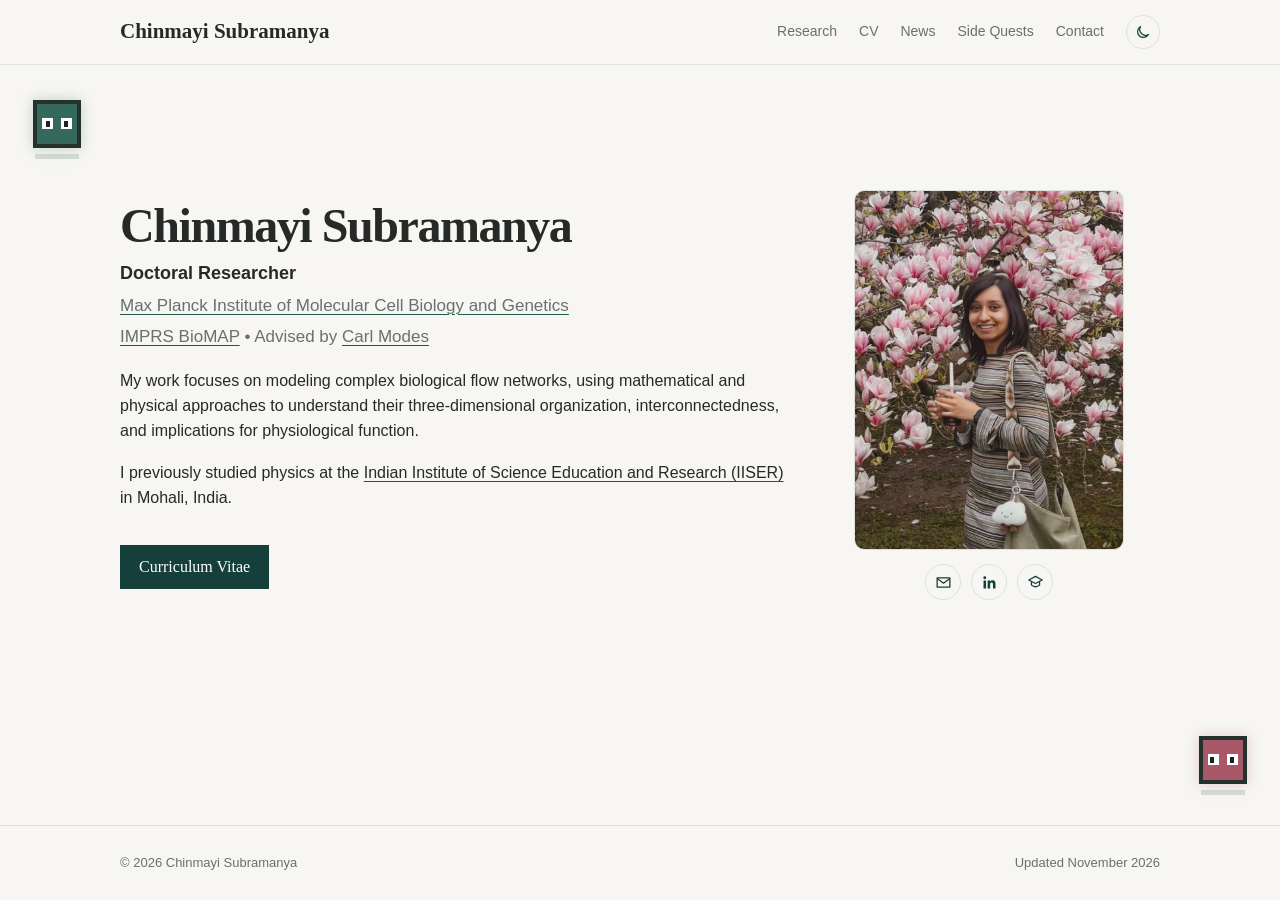
<file: index.html>
<!doctype html>
<html lang="en">
  <head>
    <meta charset="utf-8" />
    <meta name="viewport" content="width=device-width, initial-scale=1" />
    <meta
      name="description"
      content="Chinmayi Subramanya is a doctoral researcher studying the geometry and topology of spatially embedded biological networks."
    />
    <meta name="theme-color" content="#f7f6f2" />
    <meta name="color-scheme" content="light dark" />
    <title>Chinmayi Subramanya</title>
    <link rel="icon" href="assets/favicon.png?v=7" type="image/png" sizes="256x256" />
    <link rel="stylesheet" href="styles.css?v=57" />
  </head>
  <body class="home-page">
    <a class="skip-link" href="#main-content">Skip to content</a>

    <header class="site-header">
      <div class="nav-shell">
        <a class="wordmark" href="index.html#about">Chinmayi Subramanya</a>
        <nav class="site-nav" aria-label="Primary navigation">
          <a href="research.html">Research</a>
          <a href="cv.html">CV</a>
          <a href="news.html">News</a>
          <a href="beyond.html">Side Quests</a>
          <a href="contact.html">Contact</a>
          <button class="theme-toggle" type="button" data-theme-toggle aria-pressed="false" aria-label="Switch to dark mode">
            <svg class="theme-icon moon-icon" viewBox="0 0 24 24" aria-hidden="true"><path d="M20.2 15.6A8.6 8.6 0 0 1 8.4 3.8 8.7 8.7 0 1 0 20.2 15.6Z" /></svg>
            <svg class="theme-icon sun-icon" viewBox="0 0 24 24" aria-hidden="true"><circle cx="12" cy="12" r="4" /><path d="M12 2v2M12 20v2M4.93 4.93l1.42 1.42M17.65 17.65l1.42 1.42M2 12h2M20 12h2M4.93 19.07l1.42-1.42M17.65 6.35l1.42-1.42" /></svg>
          </button>
        </nav>
      </div>
    </header>

    <main class="home-main" id="main-content">
      <div class="ensnarlment-experience" data-ensnarlment-experience>
        <svg class="network-canvas" data-network-canvas aria-hidden="true" focusable="false">
          <g class="network network--green" data-network-group="green"></g>
          <g class="network network--magenta" data-network-group="magenta"></g>
        </svg>

        <button
          class="network-character network-character--green"
          type="button"
          data-network-trigger="green"
          aria-label="Grow the green network"
          aria-pressed="false"
        >
          <svg class="pixel-character" viewBox="0 0 64 64" shape-rendering="crispEdges" aria-hidden="true">
            <g class="pixel-character__sprite">
              <rect class="pixel-character__shadow" x="12" y="58" width="40" height="4" />
              <rect class="pixel-character__outline" x="10" y="8" width="44" height="44" />
              <rect class="pixel-character__body" x="14" y="12" width="36" height="36" />
              <g class="pixel-character__eye-unit">
                <rect class="pixel-character__eye" x="18" y="25" width="10" height="10" />
                <rect class="pixel-character__pupil" x="22" y="27" width="4" height="6" />
              </g>
              <g class="pixel-character__eye-unit">
                <rect class="pixel-character__eye" x="36" y="25" width="10" height="10" />
                <rect class="pixel-character__pupil" x="38" y="27" width="4" height="6" />
              </g>
            </g>
          </svg>
        </button>

        <div class="network-character-anchor network-character-anchor--magenta">
          <div class="ensnarlment-speech" data-ensnarlment-speech hidden aria-live="polite">
            <a href="research.html">Ensnarlment - Explore my research →</a>
            <button type="button" data-speech-dismiss aria-label="Dismiss research prompt">×</button>
          </div>
          <button
            class="network-character network-character--magenta"
            type="button"
            data-network-trigger="magenta"
            aria-label="Grow the magenta network"
            aria-pressed="false"
          >
            <svg class="pixel-character" viewBox="0 0 64 64" shape-rendering="crispEdges" aria-hidden="true">
              <g class="pixel-character__sprite">
                <rect class="pixel-character__shadow" x="12" y="58" width="40" height="4" />
                <rect class="pixel-character__outline" x="10" y="8" width="44" height="44" />
                <rect class="pixel-character__body" x="14" y="12" width="36" height="36" />
                <g class="pixel-character__eye-unit">
                  <rect class="pixel-character__eye" x="18" y="25" width="10" height="10" />
                  <rect class="pixel-character__pupil" x="20" y="27" width="4" height="6" />
                </g>
                <g class="pixel-character__eye-unit">
                  <rect class="pixel-character__eye" x="36" y="25" width="10" height="10" />
                  <rect class="pixel-character__pupil" x="38" y="27" width="4" height="6" />
                </g>
              </g>
            </svg>
          </button>
        </div>
      </div>

      <section class="profile page-shell" id="about" aria-labelledby="profile-name">
        <div class="portrait-column">
          <figure class="portrait">
            <img src="assets/chinmayi-subramanya.jpg?v=4" alt="Chinmayi Subramanya in front of blooming magnolias" width="1643" height="2191" />
          </figure>
          <div class="profile-socials" aria-label="Social links">
            <a href="mailto:subramanya@mpi-cbg.de" aria-label="Email Chinmayi" title="Email">
              <svg viewBox="0 0 24 24" aria-hidden="true">
                <path d="M3 5.5h18v13H3z" />
                <path d="m4 7 8 6 8-6" />
              </svg>
            </a>
            <a href="https://www.linkedin.com/in/chinmayi-subramanya-7353881b0" target="_blank" rel="noreferrer" aria-label="Chinmayi on LinkedIn" title="LinkedIn">
              <svg class="brand-icon" viewBox="0 0 24 24" aria-hidden="true">
                <path d="M20.447 20.452h-3.554v-5.569c0-1.328-.027-3.037-1.852-3.037-1.853 0-2.136 1.445-2.136 2.939v5.667H9.351V9h3.414v1.561h.046c.477-.9 1.637-1.85 3.37-1.85 3.601 0 4.267 2.37 4.267 5.455v6.286zM5.337 7.433a2.062 2.062 0 1 1 0-4.124 2.062 2.062 0 0 1 0 4.124zM3.56 9h3.555v11.452H3.56z" />
              </svg>
            </a>
            <a href="https://scholar.google.com/citations?user=MUNUfOkAAAAJ" target="_blank" rel="noreferrer" aria-label="Chinmayi on Google Scholar" title="Google Scholar">
              <svg viewBox="0 0 24 24" aria-hidden="true">
                <path d="m2.5 8.4 9.5-5 9.5 5-9.5 5-9.5-5Z" />
                <path d="M6.3 10.5v5.2c1.6 1.5 3.5 2.3 5.7 2.3s4.1-.8 5.7-2.3v-5.2" />
              </svg>
            </a>
          </div>
        </div>
        <div class="profile-copy">
          <h1 id="profile-name">Chinmayi Subramanya</h1>
          <p class="role">Doctoral Researcher</p>
          <p>
            <a href="https://www.mpi-cbg.de" target="_blank" rel="noreferrer">Max Planck Institute of Molecular Cell Biology and Genetics</a>
          </p>
          <p>
            <a href="https://imprs.mpi-cbg.de" target="_blank" rel="noreferrer">IMPRS BioMAP</a> •
            Advised by
            <a href="https://www.mpi-cbg.de/research/researchgroups/currentgroups/carl-modes/research-focus" target="_blank" rel="noreferrer">Carl Modes</a>
          </p>
          <p class="profile-summary profile-focus">
            My work focuses on modeling complex biological flow networks, using mathematical and physical approaches to understand their three-dimensional organization, interconnectedness, and implications for physiological function.
          </p>
          <p class="profile-summary profile-history">
            I previously studied physics at the <a href="https://www.iisermohali.ac.in/" target="_blank" rel="noreferrer">Indian Institute of Science Education and Research (IISER)</a> in Mohali, India.
          </p>
          <div class="profile-actions">
            <a class="button primary" href="cv.html">Curriculum Vitae</a>
          </div>
        </div>
      </section>

    </main>

    <footer class="site-footer">
      <div class="page-shell">
        <p>© <span data-year></span> Chinmayi Subramanya</p>
        <p class="footer-updated">Updated November 2026</p>
      </div>
    </footer>
    <script src="script.js?v=19"></script>
  </body>
</html>
</file>
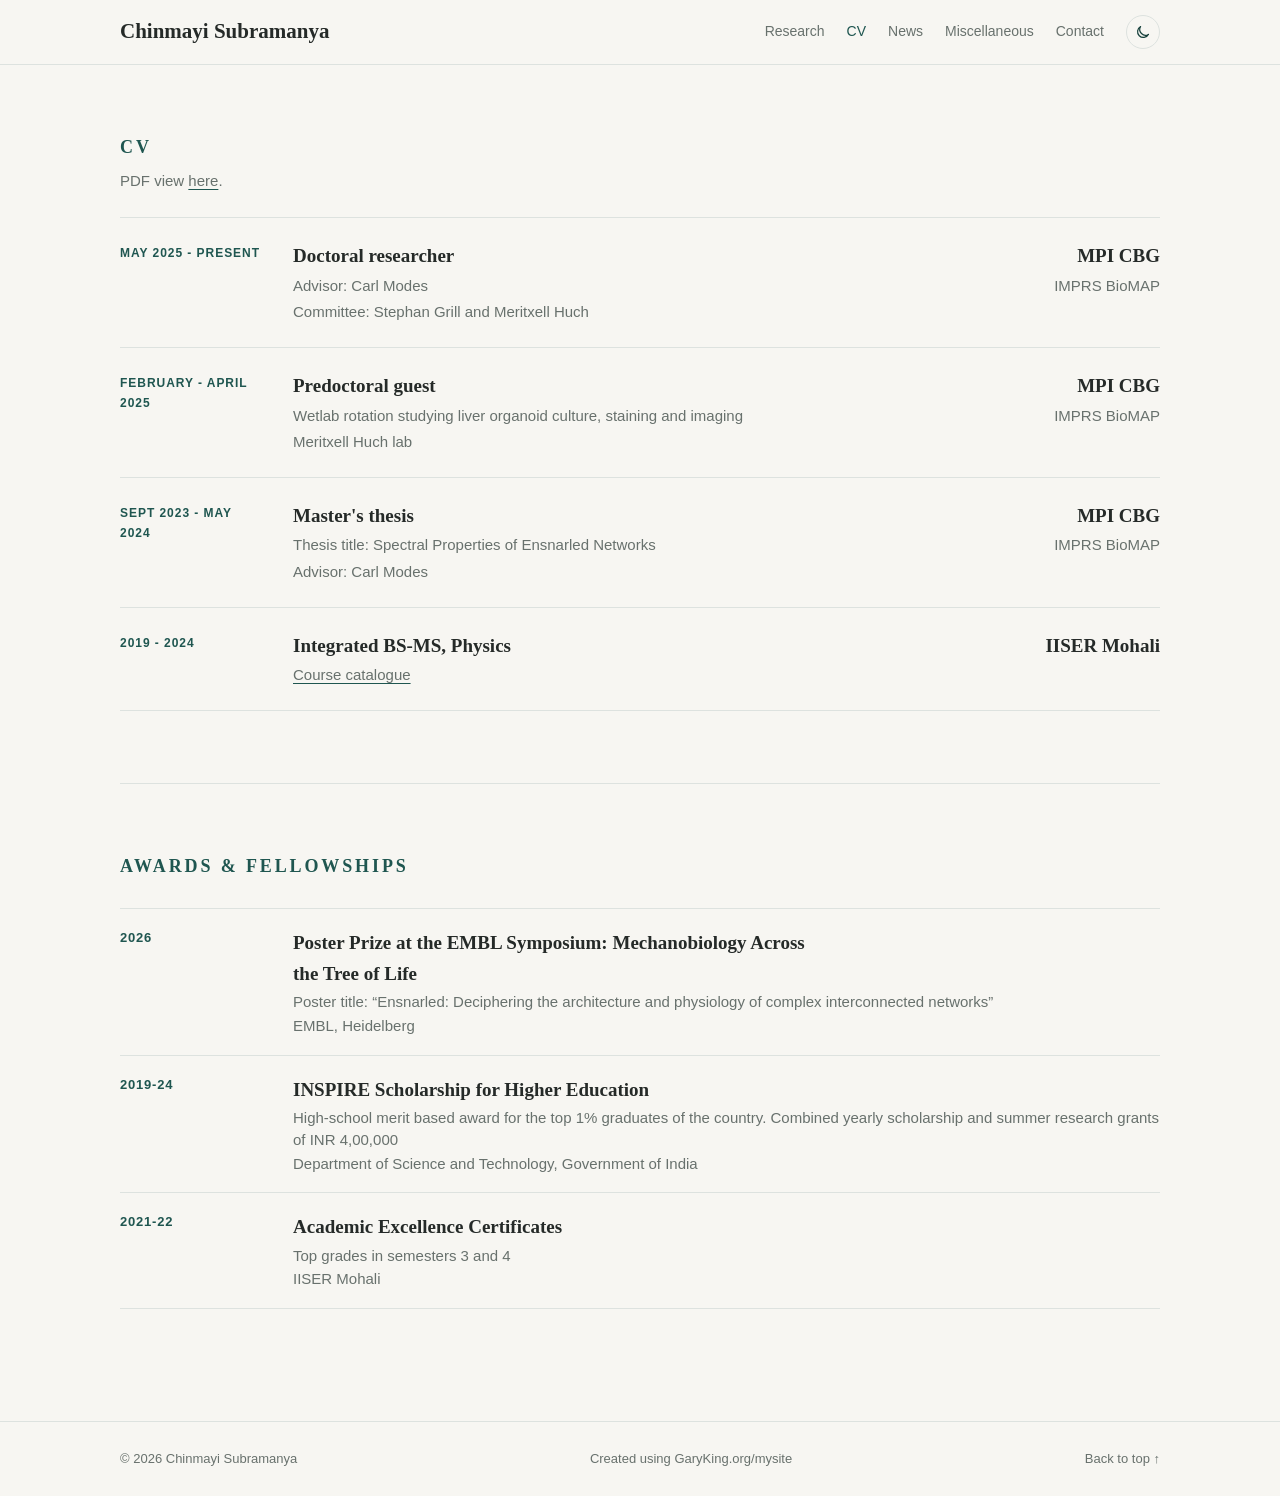
<file: awards.html>
<!doctype html>
<html lang="en">
  <head>
    <meta charset="utf-8" />
    <meta name="viewport" content="width=device-width, initial-scale=1" />
    <meta name="description" content="Curriculum vitae, awards, and fellowships of Chinmayi Subramanya." />
    <meta name="theme-color" content="#ffffff" />
    <meta name="color-scheme" content="light dark" />
    <title>CV - Chinmayi Subramanya</title>
    <link rel="icon" href="assets/favicon.svg" type="image/svg+xml" />
    <link rel="stylesheet" href="styles.css?v=10" />
  </head>
  <body>
    <a class="skip-link" href="#main-content">Skip to content</a>
    <header class="site-header">
      <div class="nav-shell">
        <a class="wordmark" href="index.html#about">Chinmayi Subramanya</a>
        <nav class="site-nav" aria-label="Primary navigation">
          <a href="index.html#research">Research</a>
          <a class="active" href="awards.html" aria-current="page">CV</a>
          <a href="news.html">News</a>
          <a href="beyond.html">Miscellaneous</a>
          <a href="contact.html">Contact</a>
          <button class="theme-toggle" type="button" data-theme-toggle aria-pressed="false" aria-label="Switch to dark mode">
            <svg class="theme-icon moon-icon" viewBox="0 0 24 24" aria-hidden="true"><path d="M20.2 15.6A8.6 8.6 0 0 1 8.4 3.8 8.7 8.7 0 1 0 20.2 15.6Z" /></svg>
            <svg class="theme-icon sun-icon" viewBox="0 0 24 24" aria-hidden="true"><circle cx="12" cy="12" r="4" /><path d="M12 2v2M12 20v2M4.93 4.93l1.42 1.42M17.65 17.65l1.42 1.42M2 12h2M20 12h2M4.93 19.07l1.42-1.42M17.65 6.35l1.42-1.42" /></svg>
          </button>
        </nav>
      </div>
    </header>
    <main id="main-content" class="page-shell standalone-page">
      <section class="content-section" id="cv" aria-labelledby="cv-title">
        <h1 class="page-title" id="cv-title">CV</h1>
        <p class="cv-full-link">PDF view <a href="assets/Chinmayi_Subramanya_CV.pdf" target="_blank" rel="noreferrer">here</a>.</p>
        <ol class="entry-list cv-list">
          <li>
            <time>May 2025 - present</time>
            <div>
              <div class="cv-heading">
                <strong>Doctoral researcher</strong>
                <span class="cv-institute">MPI CBG</span>
              </div>
              <div class="cv-detail-row"><span>Advisor: Carl Modes</span><span class="cv-program">IMPRS BioMAP</span></div>
              <span>Committee: Stephan Grill and Meritxell Huch</span>
            </div>
          </li>
          <li>
            <time>February - April 2025</time>
            <div>
              <div class="cv-heading">
                <strong>Predoctoral guest</strong>
                <span class="cv-institute">MPI CBG</span>
              </div>
              <div class="cv-detail-row"><span>Wetlab rotation studying liver organoid culture, staining and imaging</span><span class="cv-program">IMPRS BioMAP</span></div>
              <span>Meritxell Huch lab</span>
            </div>
          </li>
          <li>
            <time>Sept 2023 - May 2024</time>
            <div>
              <div class="cv-heading">
                <strong>Master's thesis</strong>
                <span class="cv-institute">MPI CBG</span>
              </div>
              <div class="cv-detail-row"><span>Thesis title: Spectral Properties of Ensnarled Networks</span><span class="cv-program">IMPRS BioMAP</span></div>
              <span>Advisor: Carl Modes</span>
            </div>
          </li>
          <li>
            <time>2019 - 2024</time>
            <div>
              <div class="cv-heading"><strong>Integrated BS-MS, Physics</strong><span class="cv-institute">IISER Mohali</span></div>
              <span><a href="courses.html">Course catalogue</a></span>
            </div>
          </li>
        </ol>
      </section>
      <section class="content-section" id="awards" aria-labelledby="awards-title">
        <h2 class="page-title" id="awards-title">Awards &amp; fellowships</h2>
        <ul class="award-list">
          <li><strong>2026</strong><span>Poster Prize at the EMBL Symposium: Mechanobiology Across<br />the Tree of Life<small>Poster title: “Ensnarled: Deciphering the architecture and physiology of complex interconnected networks”</small><small>EMBL, Heidelberg</small></span></li>
          <li><strong>2019-24</strong><span>INSPIRE Scholarship for Higher Education<small>High-school merit based award for the top 1% graduates of the country. Combined yearly scholarship and summer research grants of INR 4,00,000</small><small>Department of Science and Technology, Government of India</small></span></li>
          <li><strong>2021-22</strong><span>Academic Excellence Certificates<small>Top grades in semesters 3 and 4</small><small>IISER Mohali</small></span></li>
        </ul>
      </section>
    </main>
    <footer class="site-footer">
      <div class="page-shell">
        <p>© <span data-year></span> Chinmayi Subramanya</p>
        <p>Created using <a href="https://garyking.org/mysite" target="_blank" rel="noreferrer">GaryKing.org/mysite</a></p>
        <a href="#main-content">Back to top ↑</a>
      </div>
    </footer>
    <script src="script.js?v=2"></script>
  </body>
</html>
</file>
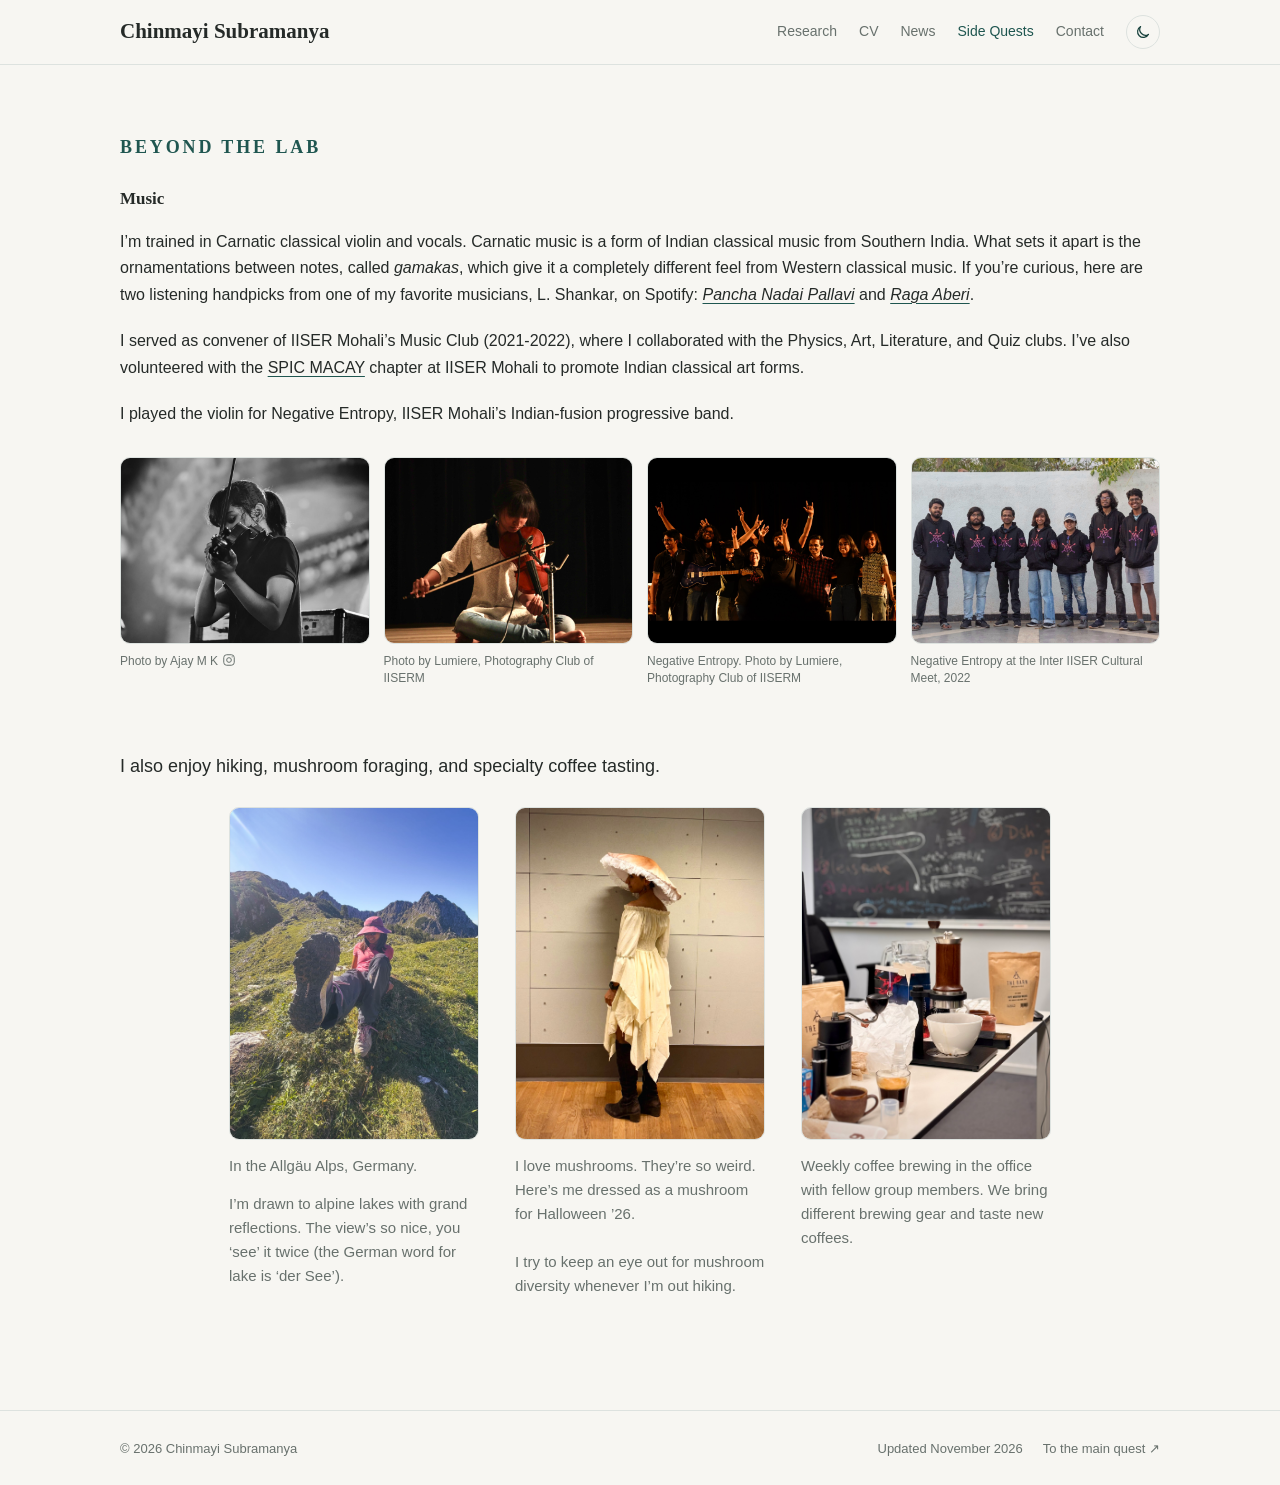
<file: beyond.html>
<!doctype html>
<html lang="en">
  <head>
    <meta charset="utf-8" />
    <meta name="viewport" content="width=device-width, initial-scale=1" />
    <meta name="description" content="Music, field notes, and side quests from Chinmayi Subramanya." />
    <meta name="theme-color" content="#f7f6f2" />
    <meta name="color-scheme" content="light dark" />
    <title>Side Quests - Chinmayi Subramanya</title>
    <link rel="icon" href="assets/favicon.png?v=7" type="image/png" sizes="256x256" />
    <link rel="stylesheet" href="styles.css?v=58" />
  </head>
  <body>
    <a class="skip-link" href="#main-content">Skip to content</a>
    <header class="site-header">
      <div class="nav-shell">
        <a class="wordmark" href="index.html#about">Chinmayi Subramanya</a>
        <nav class="site-nav" aria-label="Primary navigation">
          <a href="research.html">Research</a>
          <a href="cv.html">CV</a>
          <a href="news.html">News</a>
          <a class="active" href="beyond.html" aria-current="page">Side Quests</a>
          <a href="contact.html">Contact</a>
          <button class="theme-toggle" type="button" data-theme-toggle aria-pressed="false" aria-label="Switch to dark mode">
            <svg class="theme-icon moon-icon" viewBox="0 0 24 24" aria-hidden="true"><path d="M20.2 15.6A8.6 8.6 0 0 1 8.4 3.8 8.7 8.7 0 1 0 20.2 15.6Z" /></svg>
            <svg class="theme-icon sun-icon" viewBox="0 0 24 24" aria-hidden="true"><circle cx="12" cy="12" r="4" /><path d="M12 2v2M12 20v2M4.93 4.93l1.42 1.42M17.65 17.65l1.42 1.42M2 12h2M20 12h2M4.93 19.07l1.42-1.42M17.65 6.35l1.42-1.42" /></svg>
          </button>
        </nav>
      </div>
    </header>
    <main id="main-content" class="page-shell standalone-page">
      <section class="content-section" id="miscellaneous" aria-labelledby="miscellaneous-title">
        <h1 class="page-title" id="miscellaneous-title">Beyond the lab</h1>
        <div class="subsection miscellaneous-section">
          <h2>Music</h2>
          <div class="miscellaneous-copy">
            <p>I’m trained in Carnatic classical violin and vocals. Carnatic music is a form of Indian classical music from Southern India. What sets it apart is the ornamentations between notes, called <em>gamakas</em>, which give it a completely different feel from Western classical music. If you’re curious, here are two listening handpicks from one of my favorite musicians, L. Shankar, on Spotify: <a href="https://open.spotify.com/album/4PIGHrAEFWv6RG5ywsX96p?si=U0-3TdJqRdyuvRlcXY9-cw&amp;utm_source=copy-link" target="_blank" rel="noreferrer"><em>Pancha Nadai Pallavi</em></a> and <a href="https://open.spotify.com/album/0trCW3ZA3hAhtpAXcVzZ9c?si=-WRTD2vrTQqDC-5TppgVKA&amp;utm_source=copy-link" target="_blank" rel="noreferrer"><em>Raga Aberi</em></a>.</p>
            <p>I served as convener of IISER Mohali’s Music Club (2021-2022), where I collaborated with the Physics, Art, Literature, and Quiz clubs. I’ve also volunteered with the <a href="https://spicmacay.org" target="_blank" rel="noreferrer">SPIC MACAY</a> chapter at IISER Mohali to promote Indian classical art forms.</p>
            <p>I played the violin for Negative Entropy, IISER Mohali’s Indian-fusion progressive band.</p>
          </div>
          <div class="music-gallery" aria-label="Music photographs">
            <figure class="music-card">
              <img src="assets/music-violin-1.jpg" alt="Chinmayi playing violin onstage in a black-and-white photograph" decoding="async" />
              <figcaption class="photo-credit">
                <span>Photo by Ajay M K</span>
                <a class="instagram-credit" href="https://www.instagram.com/ajaymk_/" target="_blank" rel="noreferrer" aria-label="Ajay M K on Instagram">
                  <svg viewBox="0 0 24 24" aria-hidden="true"><rect x="3" y="3" width="18" height="18" rx="5" /><circle cx="12" cy="12" r="4" /><circle cx="17.4" cy="6.6" r="1" class="instagram-dot" /></svg>
                </a>
              </figcaption>
            </figure>
            <figure class="music-card">
              <img src="assets/music-violin-2.jpg" alt="Chinmayi playing violin while seated onstage" decoding="async" />
              <figcaption>Photo by Lumiere, Photography Club of IISERM</figcaption>
            </figure>
            <figure class="music-card">
              <img src="assets/music-band-1.jpg" alt="Negative Entropy band members celebrating together onstage" decoding="async" />
              <figcaption>Negative Entropy. Photo by Lumiere, Photography Club of IISERM</figcaption>
            </figure>
            <figure class="music-card">
              <img src="assets/music-band-2.jpg?v=2" alt="Negative Entropy band members wearing matching hoodies" decoding="async" />
              <figcaption>Negative Entropy at the Inter IISER Cultural Meet, 2022</figcaption>
            </figure>
          </div>
        </div>
        <p class="miscellaneous-intro" id="interests">I also enjoy hiking, mushroom foraging, and specialty coffee tasting.</p>
        <div class="interest-grid">
          <figure class="interest-card">
            <img class="interest-photo interest-photo--hike" src="assets/side-hike.jpg" alt="Chinmayi resting on a sunny mountain hike" loading="lazy" decoding="async" />
            <figcaption>
              <p>In the Allgäu Alps, Germany.</p>
              <p>I’m drawn to alpine lakes with grand reflections. The view’s so nice, you ‘see’ it twice (the German word for lake is ‘der See’).</p>
              <!-- lakes catalogue: Restore this line when requested: See the lakes I’ve visited <a href="lakes.html">here</a>. -->
            </figcaption>
          </figure>
          <figure class="interest-card">
            <img class="interest-photo interest-photo--mushroom" src="assets/side-shroom.jpg" alt="Chinmayi dressed as a mushroom for Halloween" loading="lazy" decoding="async" />
            <figcaption>
              I love mushrooms. They’re so weird. Here’s me dressed as a mushroom for Halloween ’26.<br /><br />I try to keep an eye out for mushroom diversity whenever I’m out hiking.
              <!-- shrooms catalogue: Restore this line when requested: Check out different mushrooms I’ve spotted <a href="mushrooms.html">here</a>. -->
            </figcaption>
          </figure>
          <figure class="interest-card">
            <img class="interest-photo interest-photo--coffee" src="assets/side-coffee.jpg?v=2" alt="Coffee brewing equipment and beans arranged on an office table" loading="lazy" decoding="async" />
            <figcaption>Weekly coffee brewing in the office with fellow group members. We bring different brewing gear and taste new coffees.</figcaption>
          </figure>
        </div>
      </section>
    </main>
    <footer class="site-footer">
      <div class="page-shell">
        <p>© <span data-year></span> Chinmayi Subramanya</p>
        <p class="footer-updated">Updated November 2026</p>
        <a class="footer-main-quest" href="research.html">To the main quest ↗</a>
      </div>
    </footer>
    <script src="script.js?v=18"></script>
  </body>
</html>
</file>
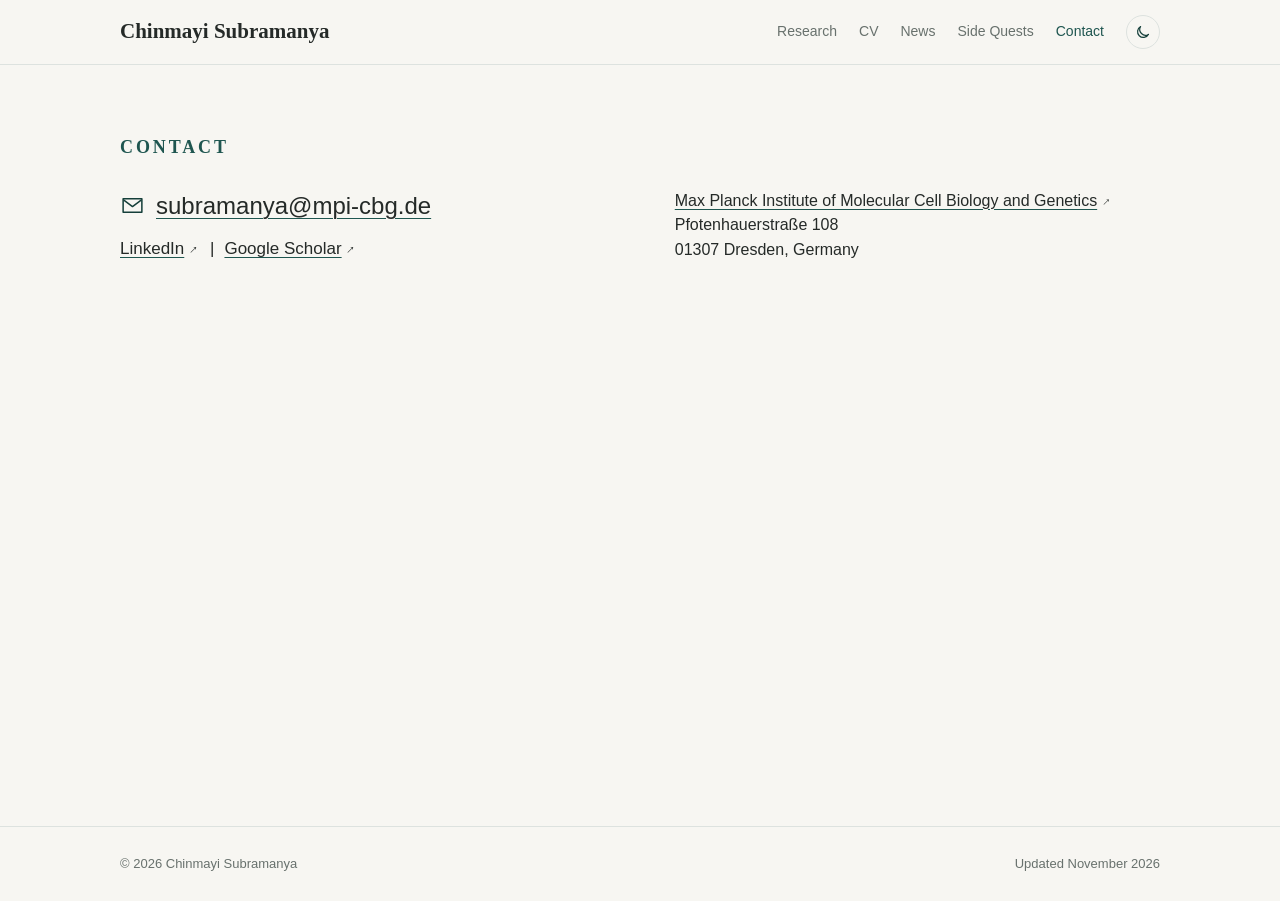
<file: contact.html>
<!doctype html>
<html lang="en">
  <head>
    <meta charset="utf-8" />
    <meta name="viewport" content="width=device-width, initial-scale=1" />
    <meta name="description" content="Contact Chinmayi Subramanya at MPI-CBG in Dresden." />
    <meta name="theme-color" content="#f7f6f2" />
    <meta name="color-scheme" content="light dark" />
    <title>Contact - Chinmayi Subramanya</title>
    <link rel="icon" href="assets/favicon.png?v=7" type="image/png" sizes="256x256" />
    <link rel="stylesheet" href="styles.css?v=55" />
  </head>
  <body>
    <a class="skip-link" href="#main-content">Skip to content</a>
    <header class="site-header">
      <div class="nav-shell">
        <a class="wordmark" href="index.html#about">Chinmayi Subramanya</a>
        <nav class="site-nav" aria-label="Primary navigation">
          <a href="research.html">Research</a>
          <a href="cv.html">CV</a>
          <a href="news.html">News</a>
          <a href="beyond.html">Side Quests</a>
          <a class="active" href="contact.html" aria-current="page">Contact</a>
          <button class="theme-toggle" type="button" data-theme-toggle aria-pressed="false" aria-label="Switch to dark mode">
            <svg class="theme-icon moon-icon" viewBox="0 0 24 24" aria-hidden="true"><path d="M20.2 15.6A8.6 8.6 0 0 1 8.4 3.8 8.7 8.7 0 1 0 20.2 15.6Z" /></svg>
            <svg class="theme-icon sun-icon" viewBox="0 0 24 24" aria-hidden="true"><circle cx="12" cy="12" r="4" /><path d="M12 2v2M12 20v2M4.93 4.93l1.42 1.42M17.65 17.65l1.42 1.42M2 12h2M20 12h2M4.93 19.07l1.42-1.42M17.65 6.35l1.42-1.42" /></svg>
          </button>
        </nav>
      </div>
    </header>
    <main id="main-content" class="page-shell standalone-page">
      <section class="content-section contact-section" id="contact" aria-labelledby="contact-title">
        <h1 class="page-title" id="contact-title">Contact</h1>
        <div class="contact-grid">
          <div>
            <p class="contact-email">
              <svg viewBox="0 0 24 24" aria-hidden="true"><path d="M3 5.5h18v13H3z" /><path d="m4 7 8 6 8-6" /></svg>
              <a href="mailto:subramanya@mpi-cbg.de" aria-label="Email Chinmayi Subramanya">subramanya@mpi-cbg.de</a>
            </p>
            <p class="contact-social-links">
              <a class="external-link" href="https://www.linkedin.com/in/chinmayi-subramanya-7353881b0" target="_blank" rel="noreferrer">LinkedIn</a>
              <span aria-hidden="true">|</span>
              <a class="external-link" href="https://scholar.google.com/citations?user=MUNUfOkAAAAJ" target="_blank" rel="noreferrer">Google Scholar</a>
            </p>
          </div>
          <p class="postal-address"><a class="external-link" href="https://www.mpi-cbg.de/" target="_blank" rel="noreferrer">Max Planck Institute of Molecular Cell Biology and Genetics</a><br />Pfotenhauerstraße 108<br />01307 Dresden, Germany</p>
        </div>
      </section>
    </main>
    <footer class="site-footer">
      <div class="page-shell">
        <p>© <span data-year></span> Chinmayi Subramanya</p>
        <p class="footer-updated">Updated November 2026</p>
      </div>
    </footer>
    <script src="script.js?v=18"></script>
  </body>
</html>
</file>
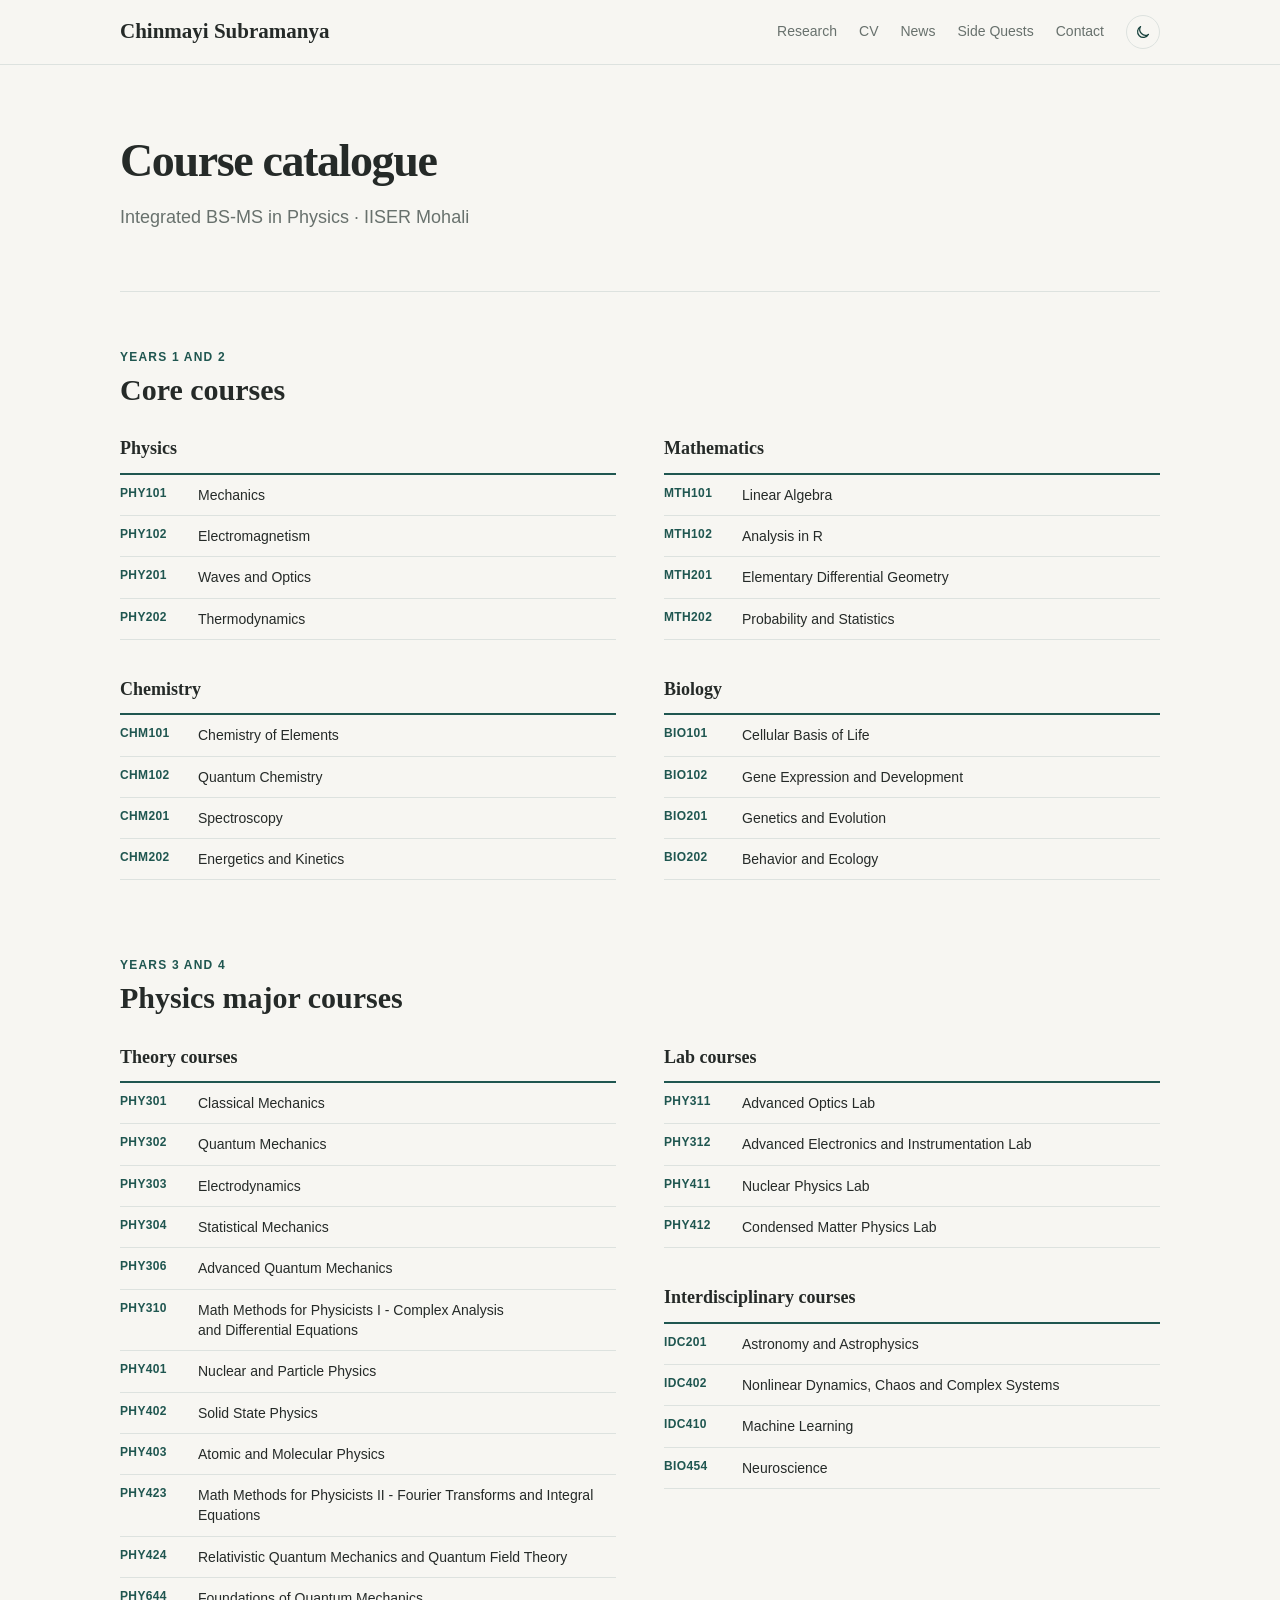
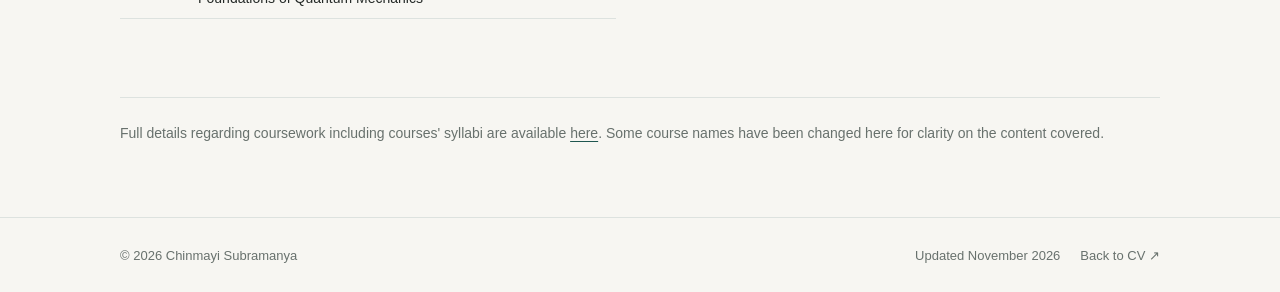
<file: courses.html>
<!doctype html>
<html lang="en">
  <head>
    <meta charset="utf-8" />
    <meta name="viewport" content="width=device-width, initial-scale=1" />
    <meta name="description" content="Course catalogue for Chinmayi Subramanya's integrated BS-MS degree in Physics." />
    <meta name="theme-color" content="#f7f6f2" />
    <meta name="color-scheme" content="light dark" />
    <title>Course Catalogue - Chinmayi Subramanya</title>
    <link rel="icon" href="assets/favicon.png?v=7" type="image/png" sizes="256x256" />
    <link rel="stylesheet" href="styles.css?v=55" />
  </head>
  <body>
    <a class="skip-link" href="#main-content">Skip to content</a>

    <header class="site-header">
      <div class="nav-shell">
        <a class="wordmark" href="index.html#about">Chinmayi Subramanya</a>
        <nav class="site-nav" aria-label="Primary navigation">
          <a href="research.html">Research</a>
          <a href="cv.html">CV</a>
          <a href="news.html">News</a>
          <a href="beyond.html">Side Quests</a>
          <a href="contact.html">Contact</a>
          <button class="theme-toggle" type="button" data-theme-toggle aria-pressed="false" aria-label="Switch to dark mode">
            <svg class="theme-icon moon-icon" viewBox="0 0 24 24" aria-hidden="true"><path d="M20.2 15.6A8.6 8.6 0 0 1 8.4 3.8 8.7 8.7 0 1 0 20.2 15.6Z" /></svg>
            <svg class="theme-icon sun-icon" viewBox="0 0 24 24" aria-hidden="true"><circle cx="12" cy="12" r="4" /><path d="M12 2v2M12 20v2M4.93 4.93l1.42 1.42M17.65 17.65l1.42 1.42M2 12h2M20 12h2M4.93 19.07l1.42-1.42M17.65 6.35l1.42-1.42" /></svg>
          </button>
        </nav>
      </div>
    </header>

    <main id="main-content" class="page-shell course-page">
      <h1>Course catalogue</h1>
      <p class="course-intro">Integrated BS-MS in Physics · IISER Mohali</p>

      <section class="course-section" aria-labelledby="core-courses-title">
        <header class="course-section-header">
          <p class="course-kicker">Years 1 and 2</p>
          <h2 id="core-courses-title">Core courses</h2>
        </header>
        <div class="course-group-grid">
          <article class="course-group">
            <h3>Physics</h3>
            <ul class="course-list">
              <li><span class="course-code">PHY101</span><span>Mechanics</span></li>
              <li><span class="course-code">PHY102</span><span>Electromagnetism</span></li>
              <li><span class="course-code">PHY201</span><span>Waves and Optics</span></li>
              <li><span class="course-code">PHY202</span><span>Thermodynamics</span></li>
            </ul>
          </article>
          <article class="course-group">
            <h3>Mathematics</h3>
            <ul class="course-list">
              <li><span class="course-code">MTH101</span><span>Linear Algebra</span></li>
              <li><span class="course-code">MTH102</span><span>Analysis in R</span></li>
              <li><span class="course-code">MTH201</span><span>Elementary Differential Geometry</span></li>
              <li><span class="course-code">MTH202</span><span>Probability and Statistics</span></li>
            </ul>
          </article>
          <article class="course-group">
            <h3>Chemistry</h3>
            <ul class="course-list">
              <li><span class="course-code">CHM101</span><span>Chemistry of Elements</span></li>
              <li><span class="course-code">CHM102</span><span>Quantum Chemistry</span></li>
              <li><span class="course-code">CHM201</span><span>Spectroscopy</span></li>
              <li><span class="course-code">CHM202</span><span>Energetics and Kinetics</span></li>
            </ul>
          </article>
          <article class="course-group">
            <h3>Biology</h3>
            <ul class="course-list">
              <li><span class="course-code">BIO101</span><span>Cellular Basis of Life</span></li>
              <li><span class="course-code">BIO102</span><span>Gene Expression and Development</span></li>
              <li><span class="course-code">BIO201</span><span>Genetics and Evolution</span></li>
              <li><span class="course-code">BIO202</span><span>Behavior and Ecology</span></li>
            </ul>
          </article>
        </div>
      </section>

      <section class="course-section" aria-labelledby="physics-major-title">
        <header class="course-section-header">
          <p class="course-kicker">Years 3 and 4</p>
          <h2 id="physics-major-title">Physics major courses</h2>
        </header>
        <div class="course-group-grid physics-major-grid">
          <div class="course-major-column">
            <article class="course-group major-theory">
              <h3>Theory courses</h3>
              <ul class="course-list">
                <li><span class="course-code">PHY301</span><span>Classical Mechanics</span></li>
                <li><span class="course-code">PHY302</span><span>Quantum Mechanics</span></li>
                <li><span class="course-code">PHY303</span><span>Electrodynamics</span></li>
                <li><span class="course-code">PHY304</span><span>Statistical Mechanics</span></li>
                <li><span class="course-code">PHY306</span><span>Advanced Quantum Mechanics</span></li>
                <li><span class="course-code">PHY310</span><span>Math Methods for Physicists I - Complex Analysis<br />and Differential Equations</span></li>
                <li><span class="course-code">PHY401</span><span>Nuclear and Particle Physics</span></li>
                <li><span class="course-code">PHY402</span><span>Solid State Physics</span></li>
                <li><span class="course-code">PHY403</span><span>Atomic and Molecular Physics</span></li>
                <li><span class="course-code">PHY423</span><span>Math Methods for Physicists II - Fourier Transforms and Integral Equations</span></li>
                <li><span class="course-code">PHY424</span><span>Relativistic Quantum Mechanics and Quantum Field Theory</span></li>
                <li><span class="course-code">PHY644</span><span>Foundations of Quantum Mechanics</span></li>
              </ul>
            </article>
          </div>
          <div class="course-major-column">
            <article class="course-group major-lab">
              <h3>Lab courses</h3>
              <ul class="course-list">
                <li><span class="course-code">PHY311</span><span>Advanced Optics Lab</span></li>
                <li><span class="course-code">PHY312</span><span>Advanced Electronics and Instrumentation Lab</span></li>
                <li><span class="course-code">PHY411</span><span>Nuclear Physics Lab</span></li>
                <li><span class="course-code">PHY412</span><span>Condensed Matter Physics Lab</span></li>
              </ul>
            </article>
            <article class="course-group major-interdisciplinary">
              <h3>Interdisciplinary courses</h3>
              <ul class="course-list">
                <li><span class="course-code">IDC201</span><span>Astronomy and Astrophysics</span></li>
                <li><span class="course-code">IDC402</span><span>Nonlinear Dynamics, Chaos and Complex Systems</span></li>
                <li><span class="course-code">IDC410</span><span>Machine Learning</span></li>
                <li><span class="course-code">BIO454</span><span>Neuroscience</span></li>
              </ul>
            </article>
          </div>
        </div>
      </section>

      <aside class="course-note">
        Full details regarding coursework including courses' syllabi are available
        <a href="https://www.iisermohali.ac.in/files/webfolders/courses-of-study-2023_Updated/index.html" target="_blank" rel="noreferrer">here</a>.
        Some course names have been changed here for clarity on the content covered.
      </aside>
    </main>

    <footer class="site-footer">
      <div class="page-shell">
        <p>© <span data-year></span> Chinmayi Subramanya</p>
        <p class="footer-updated">Updated November 2026</p>
        <a href="cv.html">Back to CV ↗</a>
      </div>
    </footer>
    <script src="script.js?v=18"></script>
  </body>
</html>
</file>
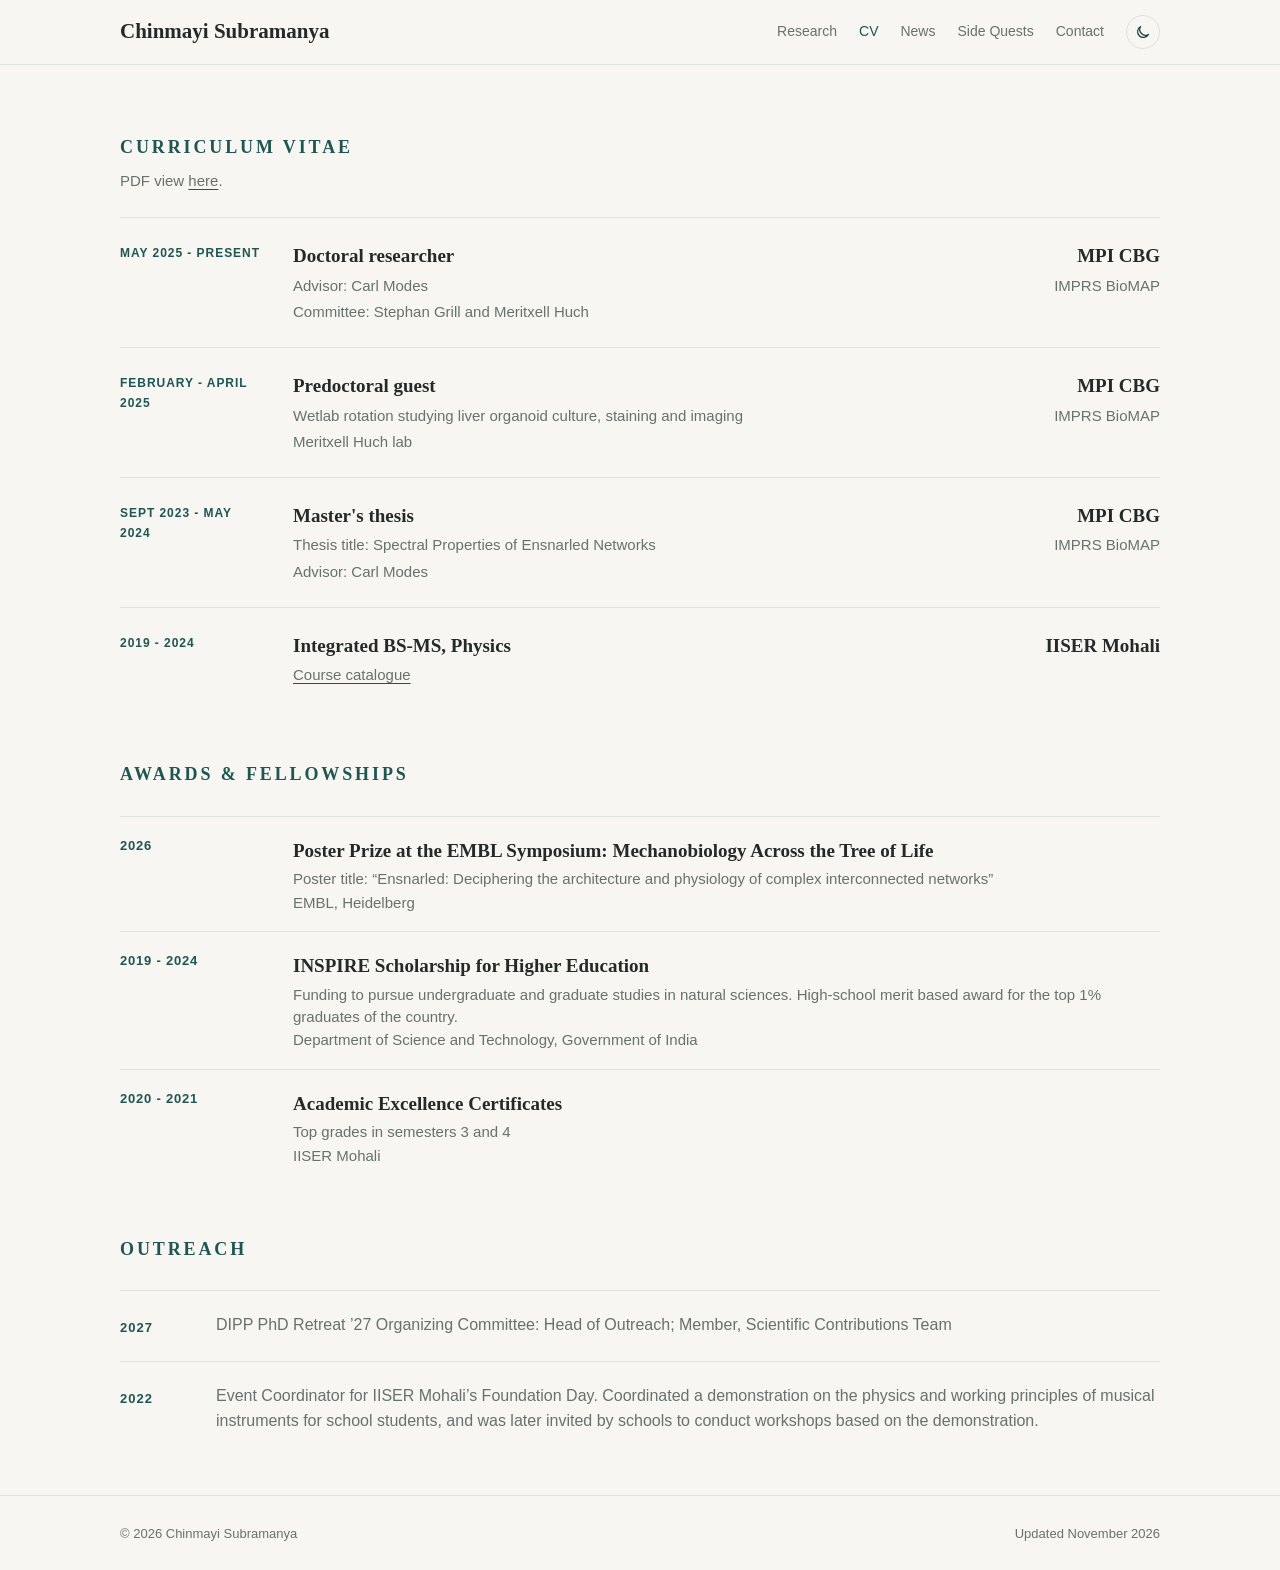
<file: cv.html>
<!doctype html>
<html lang="en">
  <head>
    <meta charset="utf-8" />
    <meta name="viewport" content="width=device-width, initial-scale=1" />
    <meta name="description" content="Curriculum vitae, awards, fellowships, and outreach by Chinmayi Subramanya." />
    <meta name="theme-color" content="#f7f6f2" />
    <meta name="color-scheme" content="light dark" />
    <title>CV - Chinmayi Subramanya</title>
    <link rel="icon" href="assets/favicon.png?v=7" type="image/png" sizes="256x256" />
    <link rel="stylesheet" href="styles.css?v=55" />
  </head>
  <body>
    <a class="skip-link" href="#main-content">Skip to content</a>
    <header class="site-header">
      <div class="nav-shell">
        <a class="wordmark" href="index.html#about">Chinmayi Subramanya</a>
        <nav class="site-nav" aria-label="Primary navigation">
          <a href="research.html">Research</a>
          <a class="active" href="cv.html" aria-current="page">CV</a>
          <a href="news.html">News</a>
          <a href="beyond.html">Side Quests</a>
          <a href="contact.html">Contact</a>
          <button class="theme-toggle" type="button" data-theme-toggle aria-pressed="false" aria-label="Switch to dark mode">
            <svg class="theme-icon moon-icon" viewBox="0 0 24 24" aria-hidden="true"><path d="M20.2 15.6A8.6 8.6 0 0 1 8.4 3.8 8.7 8.7 0 1 0 20.2 15.6Z" /></svg>
            <svg class="theme-icon sun-icon" viewBox="0 0 24 24" aria-hidden="true"><circle cx="12" cy="12" r="4" /><path d="M12 2v2M12 20v2M4.93 4.93l1.42 1.42M17.65 17.65l1.42 1.42M2 12h2M20 12h2M4.93 19.07l1.42-1.42M17.65 6.35l1.42-1.42" /></svg>
          </button>
        </nav>
      </div>
    </header>
    <main id="main-content" class="page-shell standalone-page cv-page">
      <section class="content-section" id="cv" aria-labelledby="cv-title">
        <h1 class="page-title" id="cv-title">Curriculum vitae</h1>
        <p class="cv-full-link">PDF view <a href="assets/Chinmayi_Subramanya_CV.pdf" target="_blank" rel="noreferrer">here</a>.</p>
        <ol class="entry-list cv-list">
          <li>
            <time>May 2025 - present</time>
            <div>
              <div class="cv-heading">
                <strong>Doctoral researcher</strong>
                <span class="cv-institute">MPI CBG</span>
              </div>
              <div class="cv-detail-row"><span>Advisor: Carl Modes</span><span class="cv-program">IMPRS BioMAP</span></div>
              <span>Committee: Stephan Grill and Meritxell Huch</span>
            </div>
          </li>
          <li>
            <time>February - April 2025</time>
            <div>
              <div class="cv-heading">
                <strong>Predoctoral guest</strong>
                <span class="cv-institute">MPI CBG</span>
              </div>
              <div class="cv-detail-row"><span>Wetlab rotation studying liver organoid culture, staining and imaging</span><span class="cv-program">IMPRS BioMAP</span></div>
              <span>Meritxell Huch lab</span>
            </div>
          </li>
          <li>
            <time>Sept 2023 - May 2024</time>
            <div>
              <div class="cv-heading">
                <strong>Master's thesis</strong>
                <span class="cv-institute">MPI CBG</span>
              </div>
              <div class="cv-detail-row"><span>Thesis title: Spectral Properties of Ensnarled Networks</span><span class="cv-program">IMPRS BioMAP</span></div>
              <span>Advisor: Carl Modes</span>
            </div>
          </li>
          <li>
            <time>2019 - 2024</time>
            <div>
              <div class="cv-heading"><strong>Integrated BS-MS, Physics</strong><span class="cv-institute">IISER Mohali</span></div>
              <span><a href="courses.html">Course catalogue</a></span>
            </div>
          </li>
        </ol>
      </section>
      <section class="content-section" id="awards" aria-labelledby="awards-title">
        <h2 class="page-title" id="awards-title">Awards &amp; fellowships</h2>
        <ul class="award-list">
          <li><strong>2026</strong><span>Poster Prize at the EMBL Symposium: Mechanobiology Across the Tree of Life<small>Poster title: “Ensnarled: Deciphering the architecture and physiology of complex interconnected networks”</small><small>EMBL, Heidelberg</small></span></li>
          <li><strong>2019 - 2024</strong><span>INSPIRE Scholarship for Higher Education<small>Funding to pursue undergraduate and graduate studies in natural sciences. High-school merit based award for the top 1% graduates of the country.</small><small>Department of Science and Technology, Government of India</small></span></li>
          <li><strong>2020 - 2021</strong><span>Academic Excellence Certificates<small>Top grades in semesters 3 and 4</small><small>IISER Mohali</small></span></li>
        </ul>
      </section>
      <section class="content-section" id="outreach" aria-labelledby="outreach-title">
        <h2 class="page-title" id="outreach-title">Outreach</h2>
        <ol class="entry-list outreach-list">
          <li><time datetime="2027">2027</time><div><span>DIPP PhD Retreat ’27 Organizing Committee: Head of Outreach; Member, Scientific Contributions Team</span></div></li>
          <li><time datetime="2022">2022</time><div><span>Event Coordinator for IISER Mohali’s Foundation Day. Coordinated a demonstration on the physics and working principles of musical instruments for school students, and was later invited by schools to conduct workshops based on the demonstration.</span></div></li>
        </ol>
      </section>
    </main>
    <footer class="site-footer">
      <div class="page-shell">
        <p>© <span data-year></span> Chinmayi Subramanya</p>
        <p class="footer-updated">Updated November 2026</p>
      </div>
    </footer>
    <script src="script.js?v=18"></script>
  </body>
</html>
</file>
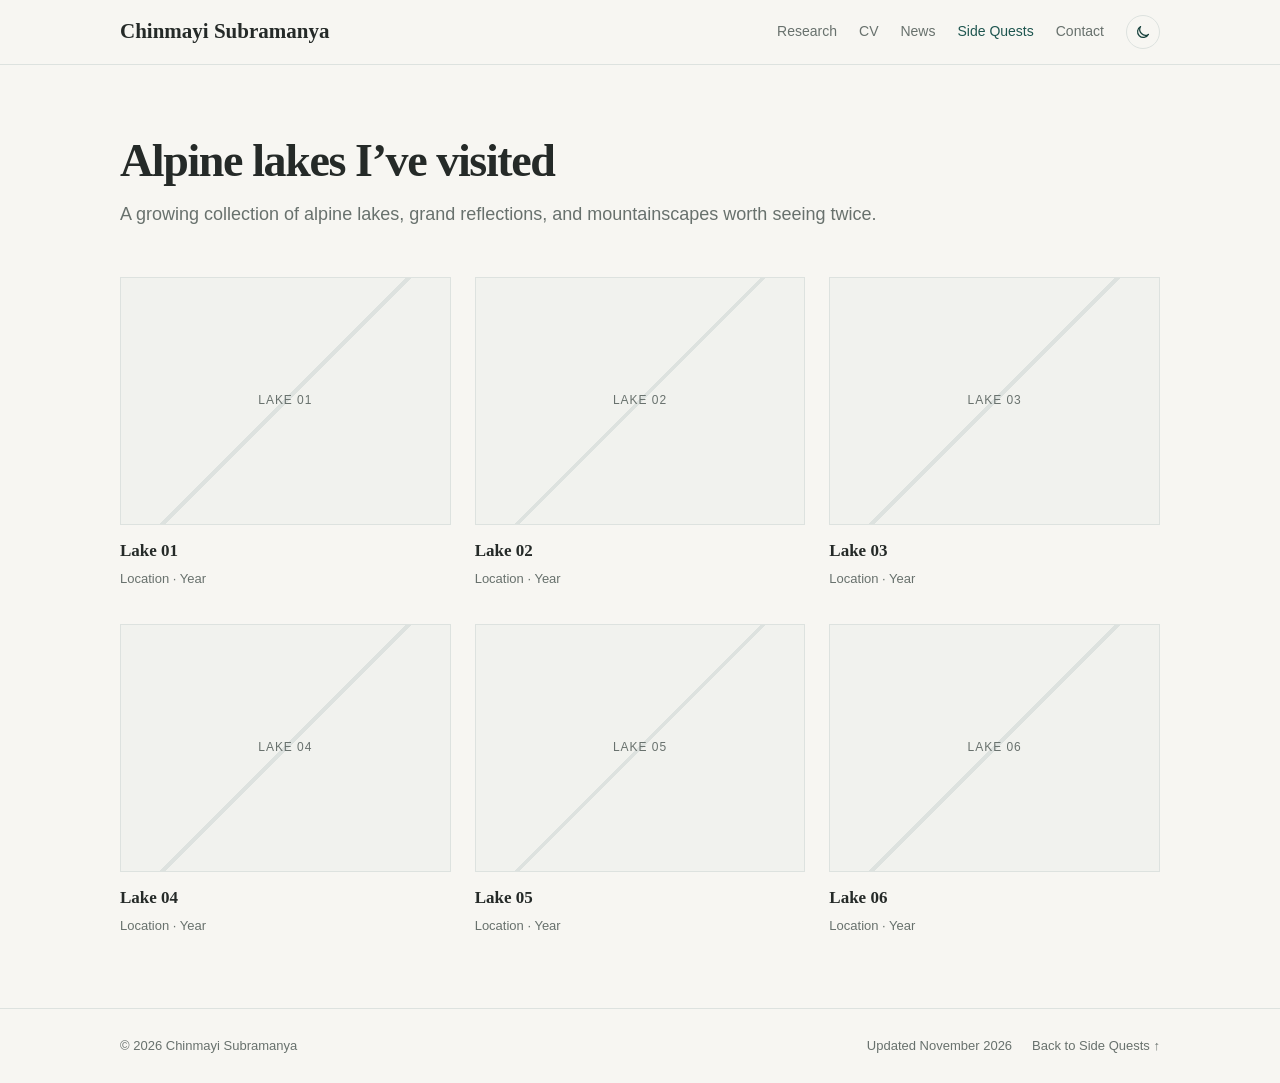
<file: lakes.html>
<!doctype html>
<html lang="en">
  <head>
    <meta charset="utf-8" />
    <meta name="viewport" content="width=device-width, initial-scale=1" />
    <meta name="description" content="A catalogue of alpine lakes visited by Chinmayi Subramanya." />
    <meta name="theme-color" content="#f7f6f2" />
    <meta name="color-scheme" content="light dark" />
    <title>Lakes Catalogue - Chinmayi Subramanya</title>
    <link rel="icon" href="assets/favicon.png?v=7" type="image/png" sizes="256x256" />
    <link rel="stylesheet" href="styles.css?v=55" />
  </head>
  <body>
    <a class="skip-link" href="#main-content">Skip to content</a>
    <header class="site-header">
      <div class="nav-shell">
        <a class="wordmark" href="index.html#about">Chinmayi Subramanya</a>
        <nav class="site-nav" aria-label="Primary navigation">
          <a href="research.html">Research</a>
          <a href="cv.html">CV</a>
          <a href="news.html">News</a>
          <a class="active" href="beyond.html">Side Quests</a>
          <a href="contact.html">Contact</a>
          <button class="theme-toggle" type="button" data-theme-toggle aria-pressed="false" aria-label="Switch to dark mode">
            <svg class="theme-icon moon-icon" viewBox="0 0 24 24" aria-hidden="true"><path d="M20.2 15.6A8.6 8.6 0 0 1 8.4 3.8 8.7 8.7 0 1 0 20.2 15.6Z" /></svg>
            <svg class="theme-icon sun-icon" viewBox="0 0 24 24" aria-hidden="true"><circle cx="12" cy="12" r="4" /><path d="M12 2v2M12 20v2M4.93 4.93l1.42 1.42M17.65 17.65l1.42 1.42M2 12h2M20 12h2M4.93 19.07l1.42-1.42M17.65 6.35l1.42-1.42" /></svg>
          </button>
        </nav>
      </div>
    </header>
    <main id="main-content" class="page-shell catalogue-page">
      <header class="catalogue-header catalogue-header--lakes">
        <h1>Alpine lakes I’ve visited</h1>
        <p class="catalogue-intro">A growing collection of alpine lakes, grand reflections, and mountainscapes worth seeing twice.</p>
      </header>
      <section class="catalogue-grid" aria-label="Lake catalogue placeholders">
        <figure class="catalogue-card"><div class="media-placeholder" role="img" aria-label="Placeholder for lake photograph 1"><span>Lake 01</span></div><figcaption><strong>Lake 01</strong><span>Location · Year</span></figcaption></figure>
        <figure class="catalogue-card"><div class="media-placeholder" role="img" aria-label="Placeholder for lake photograph 2"><span>Lake 02</span></div><figcaption><strong>Lake 02</strong><span>Location · Year</span></figcaption></figure>
        <figure class="catalogue-card"><div class="media-placeholder" role="img" aria-label="Placeholder for lake photograph 3"><span>Lake 03</span></div><figcaption><strong>Lake 03</strong><span>Location · Year</span></figcaption></figure>
        <figure class="catalogue-card"><div class="media-placeholder" role="img" aria-label="Placeholder for lake photograph 4"><span>Lake 04</span></div><figcaption><strong>Lake 04</strong><span>Location · Year</span></figcaption></figure>
        <figure class="catalogue-card"><div class="media-placeholder" role="img" aria-label="Placeholder for lake photograph 5"><span>Lake 05</span></div><figcaption><strong>Lake 05</strong><span>Location · Year</span></figcaption></figure>
        <figure class="catalogue-card"><div class="media-placeholder" role="img" aria-label="Placeholder for lake photograph 6"><span>Lake 06</span></div><figcaption><strong>Lake 06</strong><span>Location · Year</span></figcaption></figure>
      </section>
    </main>
    <footer class="site-footer">
      <div class="page-shell">
        <p>© <span data-year></span> Chinmayi Subramanya</p>
        <p class="footer-updated">Updated November 2026</p>
        <a href="beyond.html">Back to Side Quests ↑</a>
      </div>
    </footer>
    <script src="script.js?v=18"></script>
  </body>
</html>
</file>
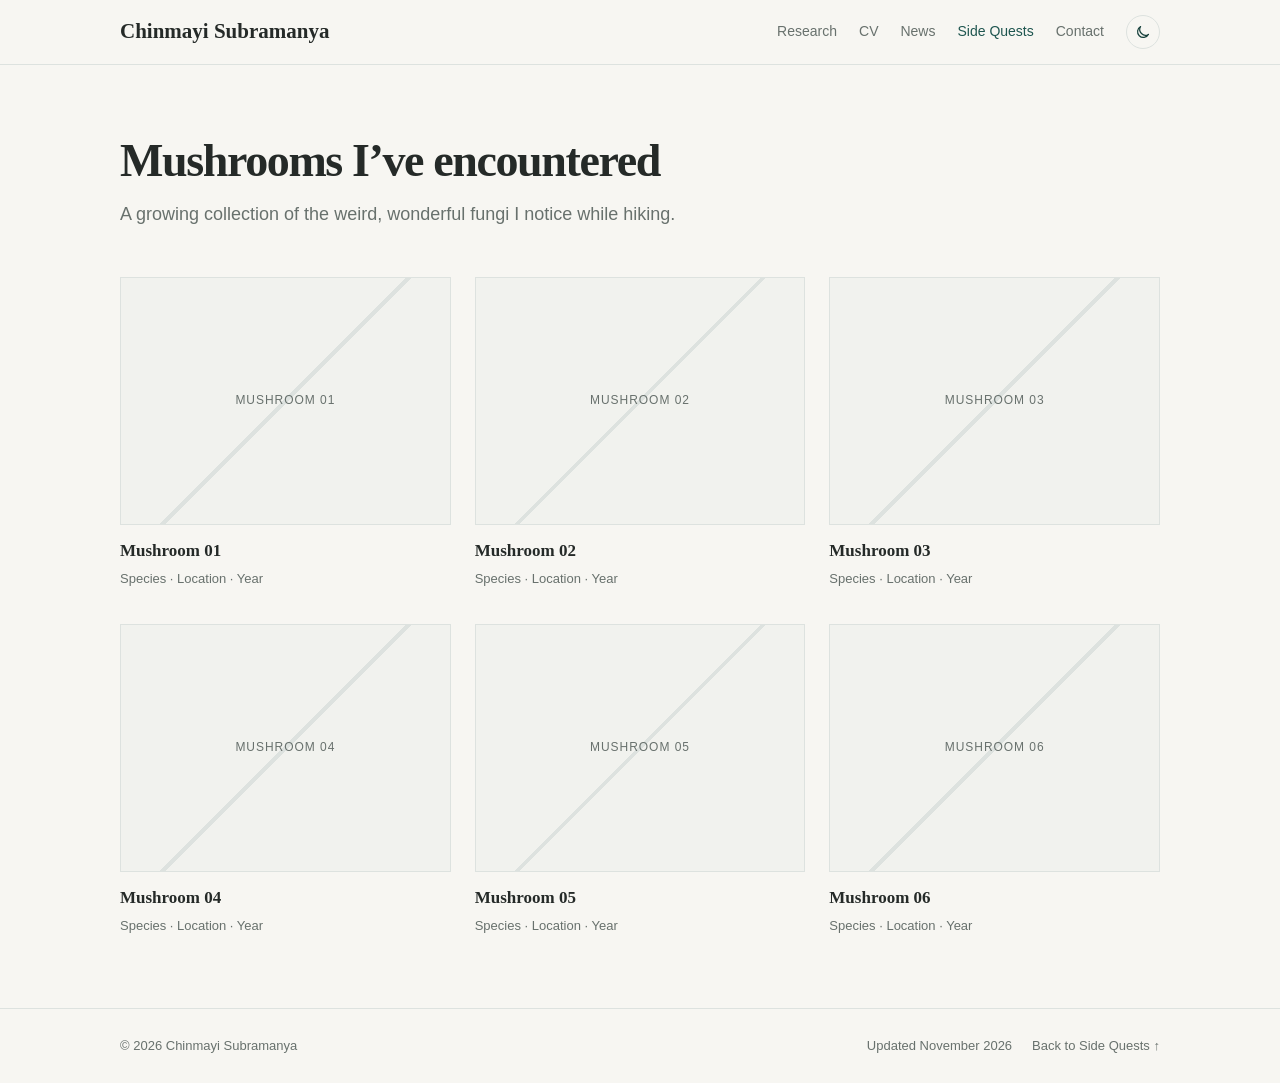
<file: mushrooms.html>
<!doctype html>
<html lang="en">
  <head>
    <meta charset="utf-8" />
    <meta name="viewport" content="width=device-width, initial-scale=1" />
    <meta name="description" content="A catalogue of mushrooms spotted by Chinmayi Subramanya." />
    <meta name="theme-color" content="#f7f6f2" />
    <meta name="color-scheme" content="light dark" />
    <title>Mushrooms Catalogue - Chinmayi Subramanya</title>
    <link rel="icon" href="assets/favicon.png?v=7" type="image/png" sizes="256x256" />
    <link rel="stylesheet" href="styles.css?v=55" />
  </head>
  <body>
    <a class="skip-link" href="#main-content">Skip to content</a>
    <header class="site-header">
      <div class="nav-shell">
        <a class="wordmark" href="index.html#about">Chinmayi Subramanya</a>
        <nav class="site-nav" aria-label="Primary navigation">
          <a href="research.html">Research</a>
          <a href="cv.html">CV</a>
          <a href="news.html">News</a>
          <a class="active" href="beyond.html">Side Quests</a>
          <a href="contact.html">Contact</a>
          <button class="theme-toggle" type="button" data-theme-toggle aria-pressed="false" aria-label="Switch to dark mode">
            <svg class="theme-icon moon-icon" viewBox="0 0 24 24" aria-hidden="true"><path d="M20.2 15.6A8.6 8.6 0 0 1 8.4 3.8 8.7 8.7 0 1 0 20.2 15.6Z" /></svg>
            <svg class="theme-icon sun-icon" viewBox="0 0 24 24" aria-hidden="true"><circle cx="12" cy="12" r="4" /><path d="M12 2v2M12 20v2M4.93 4.93l1.42 1.42M17.65 17.65l1.42 1.42M2 12h2M20 12h2M4.93 19.07l1.42-1.42M17.65 6.35l1.42-1.42" /></svg>
          </button>
        </nav>
      </div>
    </header>
    <main id="main-content" class="page-shell catalogue-page">
      <header class="catalogue-header">
        <h1>Mushrooms I’ve encountered</h1>
        <p class="catalogue-intro">A growing collection of the weird, wonderful fungi I notice while hiking.</p>
      </header>
      <section class="catalogue-grid" aria-label="Mushroom catalogue placeholders">
        <figure class="catalogue-card"><div class="media-placeholder" role="img" aria-label="Placeholder for mushroom photograph 1"><span>Mushroom 01</span></div><figcaption><strong>Mushroom 01</strong><span>Species · Location · Year</span></figcaption></figure>
        <figure class="catalogue-card"><div class="media-placeholder" role="img" aria-label="Placeholder for mushroom photograph 2"><span>Mushroom 02</span></div><figcaption><strong>Mushroom 02</strong><span>Species · Location · Year</span></figcaption></figure>
        <figure class="catalogue-card"><div class="media-placeholder" role="img" aria-label="Placeholder for mushroom photograph 3"><span>Mushroom 03</span></div><figcaption><strong>Mushroom 03</strong><span>Species · Location · Year</span></figcaption></figure>
        <figure class="catalogue-card"><div class="media-placeholder" role="img" aria-label="Placeholder for mushroom photograph 4"><span>Mushroom 04</span></div><figcaption><strong>Mushroom 04</strong><span>Species · Location · Year</span></figcaption></figure>
        <figure class="catalogue-card"><div class="media-placeholder" role="img" aria-label="Placeholder for mushroom photograph 5"><span>Mushroom 05</span></div><figcaption><strong>Mushroom 05</strong><span>Species · Location · Year</span></figcaption></figure>
        <figure class="catalogue-card"><div class="media-placeholder" role="img" aria-label="Placeholder for mushroom photograph 6"><span>Mushroom 06</span></div><figcaption><strong>Mushroom 06</strong><span>Species · Location · Year</span></figcaption></figure>
      </section>
    </main>
    <footer class="site-footer">
      <div class="page-shell">
        <p>© <span data-year></span> Chinmayi Subramanya</p>
        <p class="footer-updated">Updated November 2026</p>
        <a href="beyond.html">Back to Side Quests ↑</a>
      </div>
    </footer>
    <script src="script.js?v=18"></script>
  </body>
</html>
</file>
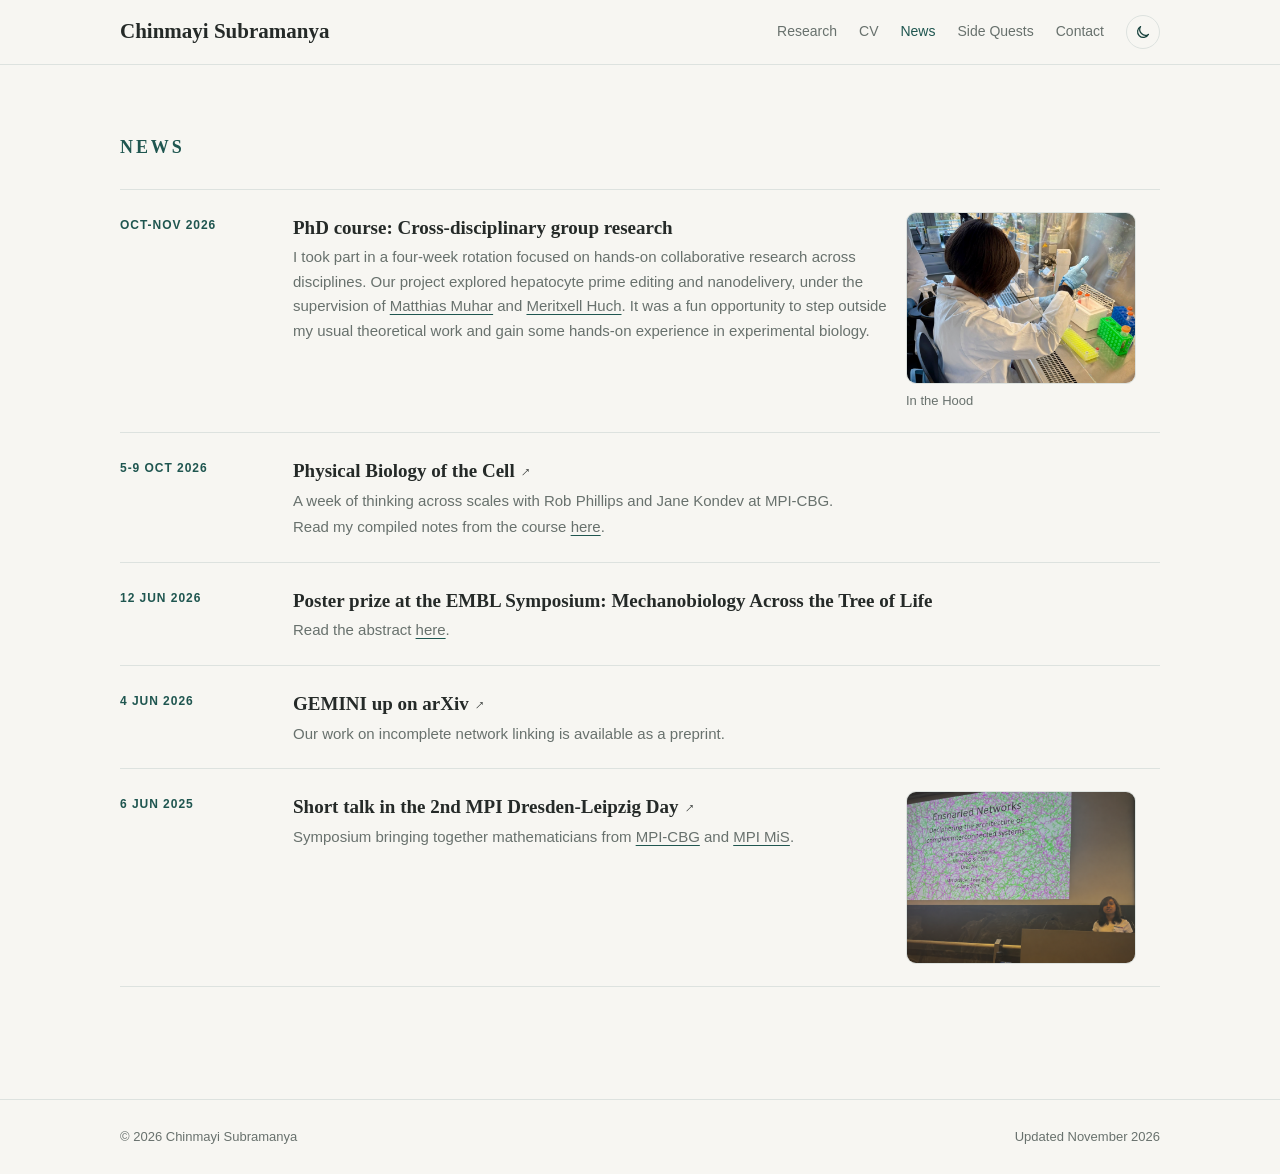
<file: news.html>
<!doctype html>
<html lang="en">
  <head>
    <meta charset="utf-8" />
    <meta name="viewport" content="width=device-width, initial-scale=1" />
    <meta name="description" content="News, courses, talks, and research updates from Chinmayi Subramanya." />
    <meta name="theme-color" content="#f7f6f2" />
    <meta name="color-scheme" content="light dark" />
    <title>News - Chinmayi Subramanya</title>
    <link rel="icon" href="assets/favicon.png?v=7" type="image/png" sizes="256x256" />
    <link rel="stylesheet" href="styles.css?v=55" />
  </head>
  <body>
    <a class="skip-link" href="#main-content">Skip to content</a>
    <header class="site-header">
      <div class="nav-shell">
        <a class="wordmark" href="index.html#about">Chinmayi Subramanya</a>
        <nav class="site-nav" aria-label="Primary navigation">
          <a href="research.html">Research</a>
          <a href="cv.html">CV</a>
          <a class="active" href="news.html" aria-current="page">News</a>
          <a href="beyond.html">Side Quests</a>
          <a href="contact.html">Contact</a>
          <button class="theme-toggle" type="button" data-theme-toggle aria-pressed="false" aria-label="Switch to dark mode">
            <svg class="theme-icon moon-icon" viewBox="0 0 24 24" aria-hidden="true"><path d="M20.2 15.6A8.6 8.6 0 0 1 8.4 3.8 8.7 8.7 0 1 0 20.2 15.6Z" /></svg>
            <svg class="theme-icon sun-icon" viewBox="0 0 24 24" aria-hidden="true"><circle cx="12" cy="12" r="4" /><path d="M12 2v2M12 20v2M4.93 4.93l1.42 1.42M17.65 17.65l1.42 1.42M2 12h2M20 12h2M4.93 19.07l1.42-1.42M17.65 6.35l1.42-1.42" /></svg>
          </button>
        </nav>
      </div>
    </header>
    <main id="main-content" class="page-shell standalone-page">
      <section class="content-section" id="news" aria-labelledby="news-title">
        <h1 class="page-title" id="news-title">News</h1>
        <ol class="entry-list">
          <li class="news-entry news-entry--with-image">
            <time datetime="2026-10">Oct-Nov 2026</time>
            <div class="news-feature">
              <div class="news-copy"><strong>PhD course: Cross-disciplinary group research</strong><span>I took part in a four-week rotation focused on hands-on collaborative research across disciplines. Our project explored hepatocyte prime editing and nanodelivery, under the supervision of <a href="https://www.mpi-cbg.de/research/researchgroups/currentgroups/matthias-muhar/research-focus" target="_blank" rel="noreferrer">Matthias Muhar</a> and <a href="https://www.mpi-cbg.de/research/researchgroups/currentgroups/meritxell-huch/research-focus" target="_blank" rel="noreferrer">Meritxell Huch</a>. It was a fun opportunity to step outside my usual theoretical work and gain some hands-on experience in experimental biology.</span></div>
              <figure class="news-image"><img src="assets/news-in-the-hood.jpg" alt="Researcher pipetting samples at a laboratory hood" decoding="async" /><figcaption>In the Hood</figcaption></figure>
            </div>
          </li>
          <li><time datetime="2026-10-05">5-9 Oct 2026</time><div><strong><a class="external-link" href="https://www.rpgroup.caltech.edu/dresdenPBoC2026" target="_blank" rel="noreferrer">Physical Biology of the Cell</a></strong><span>A week of thinking across scales with Rob Phillips and Jane Kondev at MPI-CBG.</span><span>Read my compiled notes from the course <a href="https://cchinmayii.github.io/Physical_Biology_of_the_Cell/" target="_blank" rel="noreferrer">here</a>.</span></div></li>
          <li><time datetime="2026-06-12">12 Jun 2026</time><div><strong>Poster prize at the EMBL Symposium: Mechanobiology Across the Tree of Life</strong><span>Read the abstract <a href="https://www.embl.org/about/info/course-and-conference-office/2026/10/poster-prize-ees26-06/" target="_blank" rel="noreferrer">here</a>.</span></div></li>
          <li><time datetime="2026-06-04">4 Jun 2026</time><div><strong><a class="external-link" href="https://arxiv.org/abs/2606.05153" target="_blank" rel="noreferrer">GEMINI up on arXiv</a></strong><span>Our work on incomplete network linking is available as a preprint.</span></div></li>
          <li class="news-entry news-entry--with-image" id="talk-news">
            <time datetime="2025-06-06">6 Jun 2025</time>
            <div class="news-feature">
              <div class="news-copy"><strong><a class="external-link" href="https://plan.events.mpg.de/event/473" target="_blank" rel="noreferrer">Short talk in the 2nd MPI Dresden-Leipzig Day</a></strong><span>Symposium bringing together mathematicians from <a href="https://www.mpi-cbg.de" target="_blank" rel="noreferrer">MPI-CBG</a> and <a href="https://www.mis.mpg.de" target="_blank" rel="noreferrer">MPI MiS</a>.</span></div>
              <figure class="news-image"><img src="assets/news-talk-whitepoint-v2.png" alt="Chinmayi presenting Ensnarled Networks at the MPI Dresden-Leipzig Day" decoding="async" /></figure>
            </div>
          </li>
        </ol>
      </section>
    </main>
    <footer class="site-footer">
      <div class="page-shell">
        <p>© <span data-year></span> Chinmayi Subramanya</p>
        <p class="footer-updated">Updated November 2026</p>
      </div>
    </footer>
    <script src="script.js?v=18"></script>
  </body>
</html>
</file>
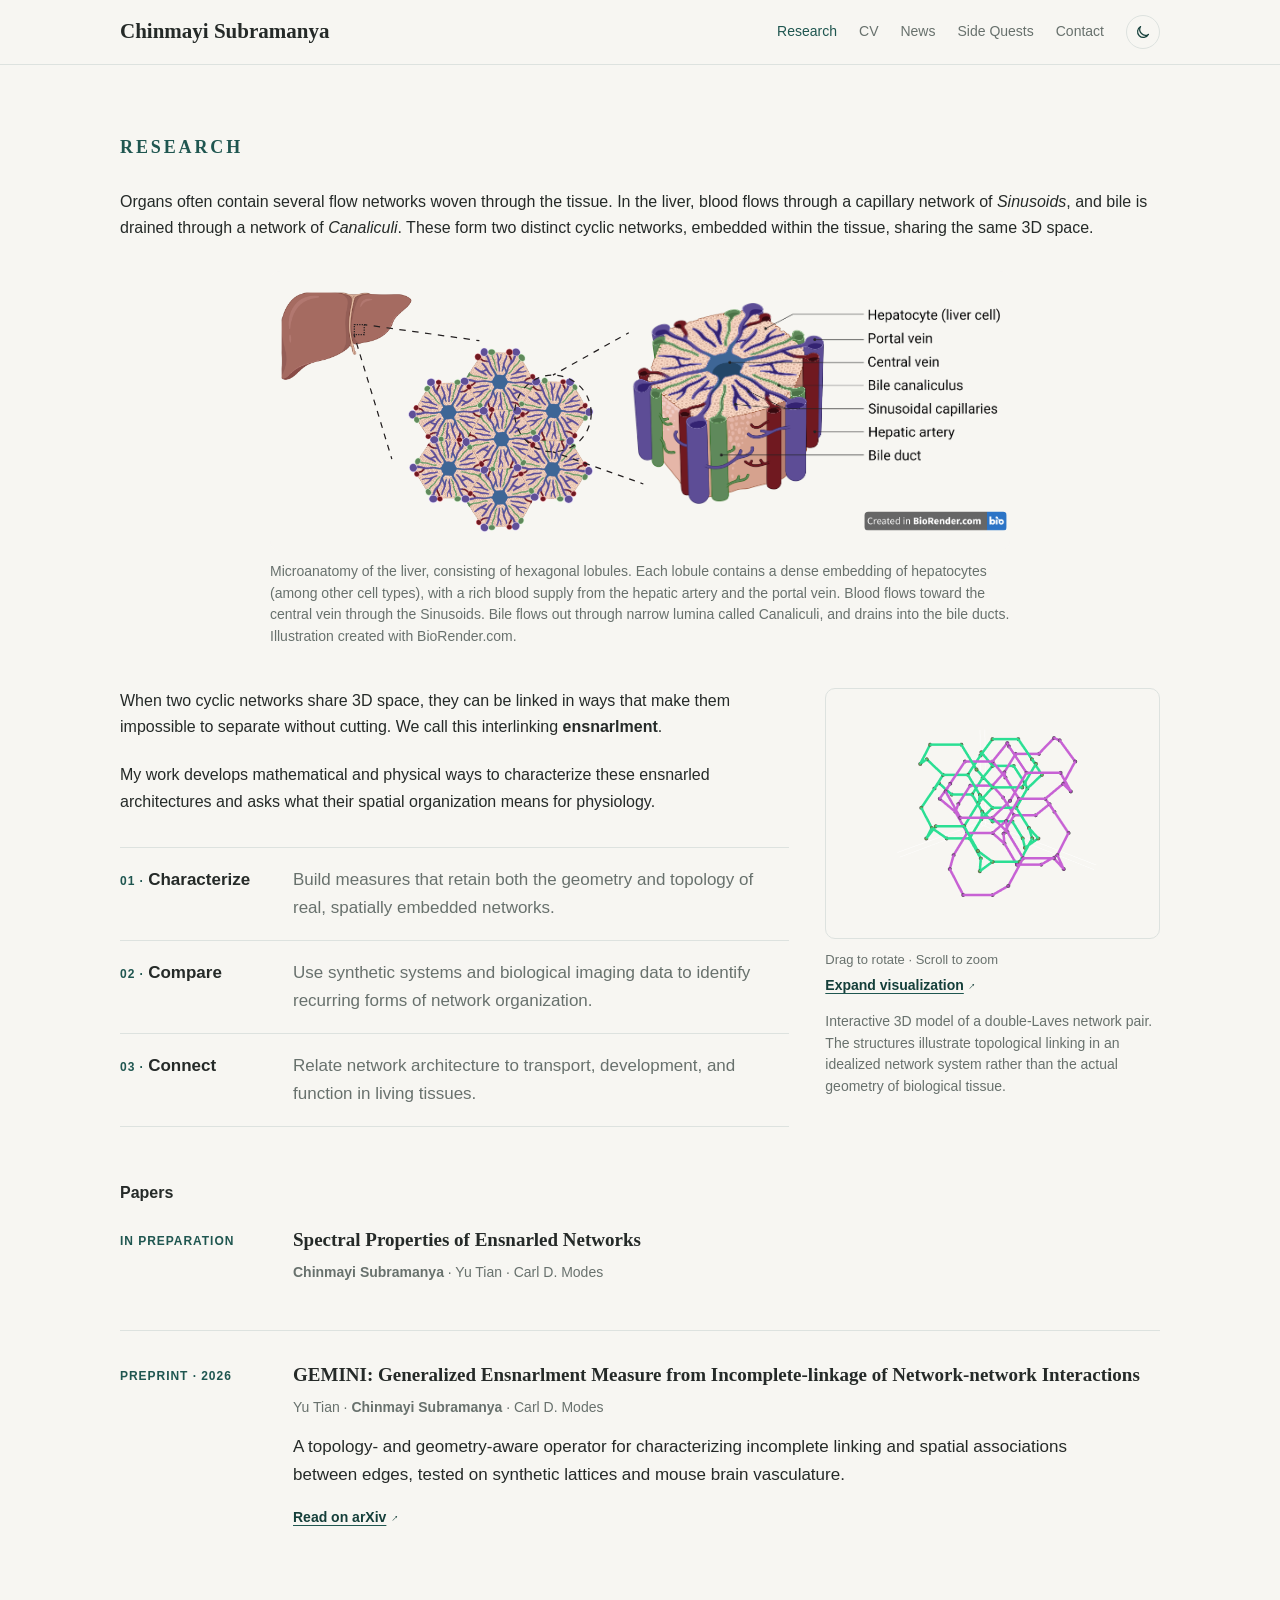
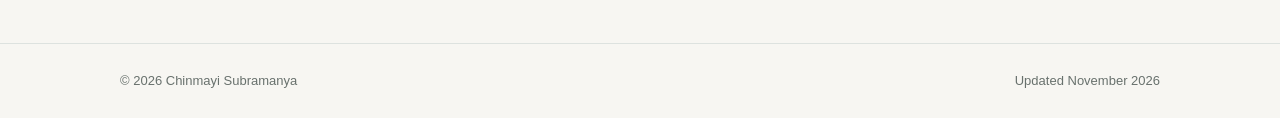
<file: research.html>
<!doctype html>
<html lang="en">
  <head>
    <meta charset="utf-8" />
    <meta name="viewport" content="width=device-width, initial-scale=1" />
    <meta name="description" content="Research on the geometry, topology, and physiological roles of spatially embedded biological networks." />
    <meta name="theme-color" content="#f7f6f2" />
    <meta name="color-scheme" content="light dark" />
    <title>Research - Chinmayi Subramanya</title>
    <link rel="icon" href="assets/favicon.png?v=7" type="image/png" sizes="256x256" />
    <link rel="stylesheet" href="styles.css?v=63" />
  </head>
  <body>
    <a class="skip-link" href="#main-content">Skip to content</a>
    <header class="site-header">
      <div class="nav-shell">
        <a class="wordmark" href="index.html#about">Chinmayi Subramanya</a>
        <nav class="site-nav" aria-label="Primary navigation">
          <a class="active" href="research.html" aria-current="page">Research</a>
          <a href="cv.html">CV</a>
          <a href="news.html">News</a>
          <a href="beyond.html">Side Quests</a>
          <a href="contact.html">Contact</a>
          <button class="theme-toggle" type="button" data-theme-toggle aria-pressed="false" aria-label="Switch to dark mode">
            <svg class="theme-icon moon-icon" viewBox="0 0 24 24" aria-hidden="true"><path d="M20.2 15.6A8.6 8.6 0 0 1 8.4 3.8 8.7 8.7 0 1 0 20.2 15.6Z" /></svg>
            <svg class="theme-icon sun-icon" viewBox="0 0 24 24" aria-hidden="true"><circle cx="12" cy="12" r="4" /><path d="M12 2v2M12 20v2M4.93 4.93l1.42 1.42M17.65 17.65l1.42 1.42M2 12h2M20 12h2M4.93 19.07l1.42-1.42M17.65 6.35l1.42-1.42" /></svg>
          </button>
        </nav>
      </div>
    </header>
    <main id="main-content" class="page-shell standalone-page">
      <section class="content-section" id="research" aria-labelledby="research-title">
        <h1 class="page-title" id="research-title">Research</h1>
        <div class="research-description">
          <p>
            Organs often contain several flow networks woven through the tissue. In the liver, blood flows through a capillary network of <em>Sinusoids</em>, and bile is drained through a network of <em>Canaliculi</em>. These form two distinct cyclic networks, embedded within the tissue, sharing the same 3D space.
          </p>
          <figure class="liver-figure">
            <img src="assets/research/liver.svg" alt="Diagram of liver lobules, hepatocytes, blood sinusoids, and bile canaliculi" decoding="async" fetchpriority="high" />
            <figcaption>
              Microanatomy of the liver, consisting of hexagonal lobules. Each lobule contains a dense embedding of hepatocytes (among other cell types), with a rich blood supply from the hepatic artery and the portal vein. Blood flows toward the central vein through the Sinusoids. Bile flows out through narrow lumina called Canaliculi, and drains into the bile ducts. Illustration created with BioRender.com.
            </figcaption>
          </figure>
        </div>
        <div class="research-methods-layout">
          <div class="research-methods-copy">
            <p>
              When two cyclic networks share 3D space, they can be linked in ways that make them impossible to separate without cutting. We call this interlinking <strong>ensnarlment</strong>.
            </p>
            <p>
              My work develops mathematical and physical ways to characterize these ensnarled architectures and asks what their spatial organization means for physiology.
            </p>
            <ol class="approach-list">
              <li><strong>Characterize</strong><span>Build measures that retain both the geometry and topology of real, spatially embedded networks.</span></li>
              <li><strong>Compare</strong><span>Use synthetic systems and biological imaging data to identify recurring forms of network organization.</span></li>
              <li><strong>Connect</strong><span>Relate network architecture to transport, development, and function in living tissues.</span></li>
            </ol>
          </div>
          <div class="research-visualization">
            <figure class="visualization-figure">
              <div class="visualization-frame">
                <iframe
                  src="assets/visualizations/laves-period-2.html"
                  title="Interactive 3D model of a double-Laves network pair"
                  loading="eager"
                  allowfullscreen
                  aria-describedby="visualization-caption visualization-instructions"
                ></iframe>
              </div>
              <div class="visualization-meta">
                <p class="visualization-instructions" id="visualization-instructions">
                  Drag to rotate · <span class="zoom-instruction zoom-instruction--desktop">Scroll</span><span class="zoom-instruction zoom-instruction--mobile">Pinch</span> to zoom
                </p>
                <a class="inline-link external-link" href="assets/visualizations/laves-period-2.html" target="_blank" rel="noreferrer" data-visualization-expand>Expand visualization</a>
              </div>
              <figcaption id="visualization-caption">
                Interactive 3D model of a double-Laves network pair. The structures illustrate topological linking in an idealized network system rather than the actual geometry of biological tissue.
              </figcaption>
            </figure>
          </div>
        </div>
        <div class="subsection">
          <h2 class="research-subheading">Papers</h2>
          <article class="publication-item">
            <div class="item-meta">In preparation</div>
            <div class="item-body">
              <h3>Spectral Properties of Ensnarled Networks</h3>
              <p class="authors"><strong>Chinmayi Subramanya</strong> · Yu Tian · Carl D. Modes</p>
            </div>
          </article>
          <article class="publication-item">
            <div class="item-meta">Preprint · 2026</div>
            <div class="item-body">
              <h3>
                <a href="https://arxiv.org/abs/2606.05153" target="_blank" rel="noreferrer">GEMINI: Generalized Ensnarlment Measure from Incomplete-linkage of Network-network Interactions</a>
              </h3>
              <p class="authors">Yu Tian · <strong>Chinmayi Subramanya</strong> · Carl D. Modes</p>
              <p class="publication-summary">
                A topology- and geometry-aware operator for characterizing incomplete linking and spatial associations between edges, tested on synthetic lattices and mouse brain vasculature.
              </p>
              <a class="inline-link external-link" href="https://arxiv.org/abs/2606.05153" target="_blank" rel="noreferrer">Read on arXiv</a>
            </div>
          </article>
        </div>
      </section>
    </main>
    <footer class="site-footer">
      <div class="page-shell">
        <p>© <span data-year></span> Chinmayi Subramanya</p>
        <p class="footer-updated">Updated November 2026</p>
      </div>
    </footer>
    <script src="script.js?v=19"></script>
  </body>
</html>
</file>
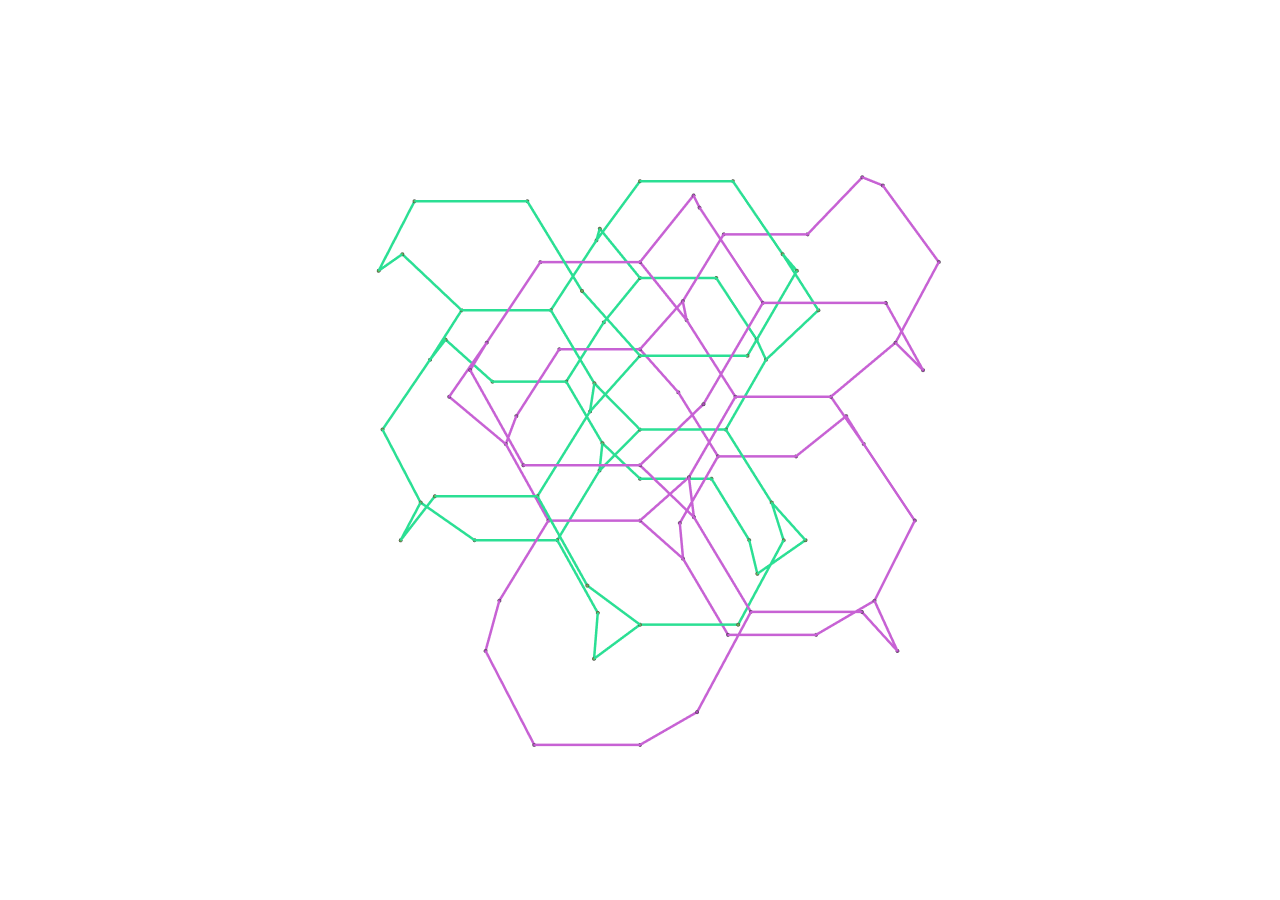
<file: assets/visualizations/laves-period-2.html>
<html>
<head><meta charset="utf-8" /><meta name="viewport" content="width=device-width, initial-scale=1" /><title>Interactive double-Laves network visualization</title><style>html,body{width:100%;height:100%;margin:0;overflow:hidden;background:transparent;touch-action:none;-webkit-user-select:none;user-select:none}.plotly-graph-div{width:100% !important;height:100% !important;touch-action:none}</style></head>
<body>
    <div>                        <script type="text/javascript">window.PlotlyConfig = {MathJaxConfig: 'local'};</script>
        <script src="plotly-gl3d-3.1.1.min.js"></script>                <div id="990c9d5a-61b5-45f2-a87f-9d4fed6acc97" class="plotly-graph-div" style="height:100%; width:100%;"></div>            <script type="text/javascript">                window.PLOTLYENV=window.PLOTLYENV || {};                                if (document.getElementById("990c9d5a-61b5-45f2-a87f-9d4fed6acc97")) {                    Plotly.newPlot(                        "990c9d5a-61b5-45f2-a87f-9d4fed6acc97",                        [{"hoverinfo":"text","hovertext":["label: 0<br>","label: 1<br>","label: 2<br>","label: 3<br>","label: 4<br>","label: 5<br>","label: 6<br>","label: 7<br>","label: 8<br>","label: 9<br>","label: 10<br>","label: 11<br>","label: 12<br>","label: 13<br>","label: 14<br>","label: 15<br>","label: 16<br>","label: 17<br>","label: 18<br>","label: 19<br>","label: 20<br>","label: 21<br>","label: 22<br>","label: 23<br>","label: 24<br>","label: 25<br>","label: 26<br>","label: 27<br>","label: 28<br>","label: 29<br>","label: 30<br>","label: 31<br>","label: 32<br>","label: 33<br>","label: 34<br>","label: 35<br>","label: 36<br>","label: 37<br>","label: 38<br>","label: 39<br>","label: 40<br>","label: 41<br>","label: 42<br>","label: 43<br>","label: 44<br>","label: 45<br>","label: 46<br>","label: 47<br>","label: 48<br>","label: 49<br>"],"marker":{"color":"#6aa84f","line":{"width":2},"size":2},"mode":"markers","x":[1.0,0.0,2.0,3.0,3.0,2.0,1.0,1.0,0.0,2.0,3.0,0.0,1.0,1.0,2.0,3.0,3.0,2.0,0.0,1.0,1.0,2.0,3.0,3.0,2.0,5.0,4.0,6.0,7.0,6.0,4.0,5.0,5.0,4.0,6.0,7.0,4.0,5.0,5.0,4.0,6.0,7.0,6.0,4.0,5.0,5.0,4.0,6.0,7.0,6.0],"y":[2.0,3.0,2.0,3.0,0.0,1.0,1.0,2.0,3.0,2.0,3.0,4.0,5.0,6.0,6.0,7.0,4.0,5.0,4.0,5.0,6.0,6.0,7.0,4.0,5.0,2.0,3.0,2.0,3.0,1.0,0.0,1.0,2.0,3.0,2.0,3.0,4.0,5.0,6.0,7.0,6.0,4.0,5.0,4.0,5.0,6.0,7.0,6.0,4.0,5.0],"z":[1.0,1.0,2.0,2.0,3.0,3.0,4.0,5.0,5.0,6.0,6.0,0.0,0.0,1.0,2.0,2.0,3.0,3.0,4.0,4.0,5.0,6.0,6.0,7.0,7.0,1.0,1.0,2.0,2.0,3.0,4.0,4.0,5.0,5.0,6.0,6.0,0.0,0.0,1.0,1.0,2.0,3.0,3.0,4.0,4.0,5.0,5.0,6.0,7.0,7.0],"type":"scatter3d"},{"hoverinfo":"none","line":{"color":"#2BDF94","width":5},"mode":"lines","type":"scatter3d","x":[1.0,0.0,null,1.0,2.0,null,0.0,0.0,null,2.0,3.0,null,2.0,2.0,null,3.0,3.0,null,3.0,4.0,null,3.0,2.0,null,3.0,4.0,null,2.0,1.0,null,1.0,1.0,null,1.0,0.0,null,1.0,2.0,null,0.0,0.0,null,2.0,3.0,null,3.0,3.0,null,3.0,4.0,null,0.0,1.0,null,1.0,1.0,null,1.0,2.0,null,2.0,3.0,null,2.0,2.0,null,3.0,4.0,null,3.0,2.0,null,3.0,4.0,null,2.0,1.0,null,0.0,1.0,null,1.0,1.0,null,1.0,2.0,null,2.0,3.0,null,2.0,2.0,null,3.0,4.0,null,3.0,2.0,null,5.0,4.0,null,5.0,6.0,null,4.0,4.0,null,6.0,7.0,null,6.0,6.0,null,7.0,7.0,null,6.0,5.0,null,4.0,5.0,null,5.0,5.0,null,5.0,4.0,null,5.0,6.0,null,4.0,4.0,null,6.0,7.0,null,7.0,7.0,null,4.0,5.0,null,5.0,5.0,null,5.0,4.0,null,5.0,6.0,null,6.0,6.0,null,7.0,6.0,null,6.0,5.0,null,4.0,5.0,null,5.0,5.0,null,5.0,4.0,null,5.0,6.0,null,6.0,6.0,null,7.0,6.0,null],"y":[2.0,3.0,null,2.0,2.0,null,3.0,4.0,null,2.0,3.0,null,2.0,1.0,null,3.0,4.0,null,3.0,3.0,null,0.0,1.0,null,0.0,0.0,null,1.0,1.0,null,1.0,2.0,null,2.0,3.0,null,2.0,2.0,null,3.0,4.0,null,2.0,3.0,null,3.0,4.0,null,3.0,3.0,null,4.0,5.0,null,5.0,6.0,null,6.0,6.0,null,6.0,7.0,null,6.0,5.0,null,7.0,7.0,null,4.0,5.0,null,4.0,4.0,null,5.0,5.0,null,4.0,5.0,null,5.0,6.0,null,6.0,6.0,null,6.0,7.0,null,6.0,5.0,null,7.0,7.0,null,4.0,5.0,null,2.0,3.0,null,2.0,2.0,null,3.0,4.0,null,2.0,3.0,null,2.0,1.0,null,3.0,4.0,null,1.0,1.0,null,0.0,1.0,null,1.0,2.0,null,2.0,3.0,null,2.0,2.0,null,3.0,4.0,null,2.0,3.0,null,3.0,4.0,null,4.0,5.0,null,5.0,6.0,null,6.0,7.0,null,6.0,6.0,null,6.0,5.0,null,4.0,5.0,null,5.0,5.0,null,4.0,5.0,null,5.0,6.0,null,6.0,7.0,null,6.0,6.0,null,6.0,5.0,null,4.0,5.0,null],"z":[1.0,1.0,null,1.0,2.0,null,1.0,0.0,null,2.0,2.0,null,2.0,3.0,null,2.0,3.0,null,2.0,1.0,null,3.0,3.0,null,3.0,4.0,null,3.0,4.0,null,4.0,5.0,null,5.0,5.0,null,5.0,6.0,null,5.0,4.0,null,6.0,6.0,null,6.0,7.0,null,6.0,5.0,null,0.0,0.0,null,0.0,1.0,null,1.0,2.0,null,2.0,2.0,null,2.0,3.0,null,2.0,1.0,null,3.0,3.0,null,3.0,4.0,null,3.0,4.0,null,4.0,4.0,null,4.0,5.0,null,5.0,6.0,null,6.0,6.0,null,6.0,7.0,null,6.0,5.0,null,7.0,7.0,null,1.0,1.0,null,1.0,2.0,null,1.0,0.0,null,2.0,2.0,null,2.0,3.0,null,2.0,3.0,null,3.0,4.0,null,4.0,4.0,null,4.0,5.0,null,5.0,5.0,null,5.0,6.0,null,5.0,4.0,null,6.0,6.0,null,6.0,7.0,null,0.0,0.0,null,0.0,1.0,null,1.0,1.0,null,1.0,2.0,null,2.0,3.0,null,3.0,3.0,null,3.0,4.0,null,4.0,4.0,null,4.0,5.0,null,5.0,5.0,null,5.0,6.0,null,6.0,7.0,null,7.0,7.0,null]},{"hoverinfo":"text","hoverlabel":{"bgcolor":"white"},"marker":{"color":"#2BDF94"},"mode":"markers","opacity":0,"text":["label: (0, 1)<br>","label: (0, 2)<br>","label: (1, 11)<br>","label: (2, 3)<br>","label: (2, 5)<br>","label: (3, 16)<br>","label: (3, 26)<br>","label: (4, 5)<br>","label: (4, 30)<br>","label: (5, 6)<br>","label: (6, 7)<br>","label: (7, 8)<br>","label: (7, 9)<br>","label: (8, 18)<br>","label: (9, 10)<br>","label: (10, 23)<br>","label: (10, 33)<br>","label: (11, 12)<br>","label: (12, 13)<br>","label: (13, 14)<br>","label: (14, 15)<br>","label: (14, 17)<br>","label: (15, 39)<br>","label: (16, 17)<br>","label: (16, 43)<br>","label: (17, 19)<br>","label: (18, 19)<br>","label: (19, 20)<br>","label: (20, 21)<br>","label: (21, 22)<br>","label: (21, 24)<br>","label: (22, 46)<br>","label: (23, 24)<br>","label: (25, 26)<br>","label: (25, 27)<br>","label: (26, 36)<br>","label: (27, 28)<br>","label: (27, 29)<br>","label: (28, 41)<br>","label: (29, 31)<br>","label: (30, 31)<br>","label: (31, 32)<br>","label: (32, 33)<br>","label: (32, 34)<br>","label: (33, 43)<br>","label: (34, 35)<br>","label: (35, 48)<br>","label: (36, 37)<br>","label: (37, 38)<br>","label: (38, 39)<br>","label: (38, 40)<br>","label: (40, 42)<br>","label: (41, 42)<br>","label: (42, 44)<br>","label: (43, 44)<br>","label: (44, 45)<br>","label: (45, 46)<br>","label: (45, 47)<br>","label: (47, 49)<br>","label: (48, 49)<br>"],"x":[0.5,1.5,0.0,2.5,2.0,3.0,3.5,2.5,3.5,1.5,1.0,0.5,1.5,0.0,2.5,3.0,3.5,0.5,1.0,1.5,2.5,2.0,3.5,2.5,3.5,1.5,0.5,1.0,1.5,2.5,2.0,3.5,2.5,4.5,5.5,4.0,6.5,6.0,7.0,5.5,4.5,5.0,4.5,5.5,4.0,6.5,7.0,4.5,5.0,4.5,5.5,6.0,6.5,5.5,4.5,5.0,4.5,5.5,6.0,6.5],"y":[2.5,2.0,3.5,2.5,1.5,3.5,3.0,0.5,0.0,1.0,1.5,2.5,2.0,3.5,2.5,3.5,3.0,4.5,5.5,6.0,6.5,5.5,7.0,4.5,4.0,5.0,4.5,5.5,6.0,6.5,5.5,7.0,4.5,2.5,2.0,3.5,2.5,1.5,3.5,1.0,0.5,1.5,2.5,2.0,3.5,2.5,3.5,4.5,5.5,6.5,6.0,5.5,4.5,5.0,4.5,5.5,6.5,6.0,5.5,4.5],"z":[1.0,1.5,0.5,2.0,2.5,2.5,1.5,3.0,3.5,3.5,4.5,5.0,5.5,4.5,6.0,6.5,5.5,0.0,0.5,1.5,2.0,2.5,1.5,3.0,3.5,3.5,4.0,4.5,5.5,6.0,6.5,5.5,7.0,1.0,1.5,0.5,2.0,2.5,2.5,3.5,4.0,4.5,5.0,5.5,4.5,6.0,6.5,0.0,0.5,1.0,1.5,2.5,3.0,3.5,4.0,4.5,5.0,5.5,6.5,7.0],"type":"scatter3d"},{"hoverinfo":"text","hovertext":["label: 0<br>","label: 1<br>","label: 2<br>","label: 3<br>","label: 4<br>","label: 5<br>","label: 6<br>","label: 7<br>","label: 8<br>","label: 9<br>","label: 10<br>","label: 11<br>","label: 12<br>","label: 13<br>","label: 14<br>","label: 15<br>","label: 16<br>","label: 17<br>","label: 18<br>","label: 19<br>","label: 20<br>","label: 21<br>","label: 22<br>","label: 23<br>","label: 24<br>","label: 25<br>","label: 26<br>","label: 27<br>","label: 28<br>","label: 29<br>","label: 30<br>","label: 31<br>","label: 32<br>","label: 33<br>","label: 34<br>","label: 35<br>","label: 36<br>","label: 37<br>","label: 38<br>","label: 39<br>","label: 40<br>","label: 41<br>","label: 42<br>","label: 43<br>","label: 44<br>","label: 45<br>","label: 46<br>","label: 47<br>","label: 48<br>","label: 49<br>"],"marker":{"color":"#a845b5","line":{"width":2},"size":2},"mode":"markers","x":[6.0,7.0,5.0,4.0,4.0,5.0,6.0,6.0,7.0,5.0,4.0,7.0,6.0,6.0,5.0,4.0,4.0,5.0,7.0,6.0,6.0,5.0,4.0,4.0,5.0,2.0,3.0,1.0,0.0,1.0,3.0,2.0,2.0,3.0,1.0,0.0,3.0,2.0,2.0,3.0,1.0,0.0,1.0,3.0,2.0,2.0,3.0,1.0,0.0,1.0],"y":[4.0,5.0,4.0,5.0,2.0,3.0,3.0,4.0,5.0,4.0,5.0,6.0,7.0,8.0,8.0,9.0,6.0,7.0,6.0,7.0,8.0,8.0,9.0,6.0,7.0,4.0,5.0,4.0,5.0,3.0,2.0,3.0,4.0,5.0,4.0,5.0,6.0,7.0,8.0,9.0,8.0,6.0,7.0,6.0,7.0,8.0,9.0,8.0,6.0,7.0],"z":[1.0,1.0,2.0,2.0,3.0,3.0,4.0,5.0,5.0,6.0,6.0,0.0,0.0,1.0,2.0,2.0,3.0,3.0,4.0,4.0,5.0,6.0,6.0,7.0,7.0,1.0,1.0,2.0,2.0,3.0,4.0,4.0,5.0,5.0,6.0,6.0,0.0,0.0,1.0,1.0,2.0,3.0,3.0,4.0,4.0,5.0,5.0,6.0,7.0,7.0],"type":"scatter3d"},{"hoverinfo":"none","line":{"color":"#c762d4","width":5},"mode":"lines","type":"scatter3d","x":[6.0,7.0,null,6.0,5.0,null,7.0,7.0,null,5.0,4.0,null,5.0,5.0,null,4.0,4.0,null,4.0,3.0,null,4.0,5.0,null,4.0,3.0,null,5.0,6.0,null,6.0,6.0,null,6.0,7.0,null,6.0,5.0,null,7.0,7.0,null,5.0,4.0,null,4.0,4.0,null,4.0,3.0,null,7.0,6.0,null,6.0,6.0,null,6.0,5.0,null,5.0,4.0,null,5.0,5.0,null,4.0,3.0,null,4.0,5.0,null,4.0,3.0,null,5.0,6.0,null,7.0,6.0,null,6.0,6.0,null,6.0,5.0,null,5.0,4.0,null,5.0,5.0,null,4.0,3.0,null,4.0,5.0,null,2.0,3.0,null,2.0,1.0,null,3.0,3.0,null,1.0,0.0,null,1.0,1.0,null,0.0,0.0,null,1.0,2.0,null,3.0,2.0,null,2.0,2.0,null,2.0,3.0,null,2.0,1.0,null,3.0,3.0,null,1.0,0.0,null,0.0,0.0,null,3.0,2.0,null,2.0,2.0,null,2.0,3.0,null,2.0,1.0,null,1.0,1.0,null,0.0,1.0,null,1.0,2.0,null,3.0,2.0,null,2.0,2.0,null,2.0,3.0,null,2.0,1.0,null,1.0,1.0,null,0.0,1.0,null],"y":[4.0,5.0,null,4.0,4.0,null,5.0,6.0,null,4.0,5.0,null,4.0,3.0,null,5.0,6.0,null,5.0,5.0,null,2.0,3.0,null,2.0,2.0,null,3.0,3.0,null,3.0,4.0,null,4.0,5.0,null,4.0,4.0,null,5.0,6.0,null,4.0,5.0,null,5.0,6.0,null,5.0,5.0,null,6.0,7.0,null,7.0,8.0,null,8.0,8.0,null,8.0,9.0,null,8.0,7.0,null,9.0,9.0,null,6.0,7.0,null,6.0,6.0,null,7.0,7.0,null,6.0,7.0,null,7.0,8.0,null,8.0,8.0,null,8.0,9.0,null,8.0,7.0,null,9.0,9.0,null,6.0,7.0,null,4.0,5.0,null,4.0,4.0,null,5.0,6.0,null,4.0,5.0,null,4.0,3.0,null,5.0,6.0,null,3.0,3.0,null,2.0,3.0,null,3.0,4.0,null,4.0,5.0,null,4.0,4.0,null,5.0,6.0,null,4.0,5.0,null,5.0,6.0,null,6.0,7.0,null,7.0,8.0,null,8.0,9.0,null,8.0,8.0,null,8.0,7.0,null,6.0,7.0,null,7.0,7.0,null,6.0,7.0,null,7.0,8.0,null,8.0,9.0,null,8.0,8.0,null,8.0,7.0,null,6.0,7.0,null],"z":[1.0,1.0,null,1.0,2.0,null,1.0,0.0,null,2.0,2.0,null,2.0,3.0,null,2.0,3.0,null,2.0,1.0,null,3.0,3.0,null,3.0,4.0,null,3.0,4.0,null,4.0,5.0,null,5.0,5.0,null,5.0,6.0,null,5.0,4.0,null,6.0,6.0,null,6.0,7.0,null,6.0,5.0,null,0.0,0.0,null,0.0,1.0,null,1.0,2.0,null,2.0,2.0,null,2.0,3.0,null,2.0,1.0,null,3.0,3.0,null,3.0,4.0,null,3.0,4.0,null,4.0,4.0,null,4.0,5.0,null,5.0,6.0,null,6.0,6.0,null,6.0,7.0,null,6.0,5.0,null,7.0,7.0,null,1.0,1.0,null,1.0,2.0,null,1.0,0.0,null,2.0,2.0,null,2.0,3.0,null,2.0,3.0,null,3.0,4.0,null,4.0,4.0,null,4.0,5.0,null,5.0,5.0,null,5.0,6.0,null,5.0,4.0,null,6.0,6.0,null,6.0,7.0,null,0.0,0.0,null,0.0,1.0,null,1.0,1.0,null,1.0,2.0,null,2.0,3.0,null,3.0,3.0,null,3.0,4.0,null,4.0,4.0,null,4.0,5.0,null,5.0,5.0,null,5.0,6.0,null,6.0,7.0,null,7.0,7.0,null]},{"hoverinfo":"text","hoverlabel":{"bgcolor":"white"},"marker":{"color":"#c762d4"},"mode":"markers","opacity":0,"text":["label: (0, 1)<br>","label: (0, 2)<br>","label: (1, 11)<br>","label: (2, 3)<br>","label: (2, 5)<br>","label: (3, 16)<br>","label: (3, 26)<br>","label: (4, 5)<br>","label: (4, 30)<br>","label: (5, 6)<br>","label: (6, 7)<br>","label: (7, 8)<br>","label: (7, 9)<br>","label: (8, 18)<br>","label: (9, 10)<br>","label: (10, 23)<br>","label: (10, 33)<br>","label: (11, 12)<br>","label: (12, 13)<br>","label: (13, 14)<br>","label: (14, 15)<br>","label: (14, 17)<br>","label: (15, 39)<br>","label: (16, 17)<br>","label: (16, 43)<br>","label: (17, 19)<br>","label: (18, 19)<br>","label: (19, 20)<br>","label: (20, 21)<br>","label: (21, 22)<br>","label: (21, 24)<br>","label: (22, 46)<br>","label: (23, 24)<br>","label: (25, 26)<br>","label: (25, 27)<br>","label: (26, 36)<br>","label: (27, 28)<br>","label: (27, 29)<br>","label: (28, 41)<br>","label: (29, 31)<br>","label: (30, 31)<br>","label: (31, 32)<br>","label: (32, 33)<br>","label: (32, 34)<br>","label: (33, 43)<br>","label: (34, 35)<br>","label: (35, 48)<br>","label: (36, 37)<br>","label: (37, 38)<br>","label: (38, 39)<br>","label: (38, 40)<br>","label: (40, 42)<br>","label: (41, 42)<br>","label: (42, 44)<br>","label: (43, 44)<br>","label: (44, 45)<br>","label: (45, 46)<br>","label: (45, 47)<br>","label: (47, 49)<br>","label: (48, 49)<br>"],"x":[6.5,5.5,7.0,4.5,5.0,4.0,3.5,4.5,3.5,5.5,6.0,6.5,5.5,7.0,4.5,4.0,3.5,6.5,6.0,5.5,4.5,5.0,3.5,4.5,3.5,5.5,6.5,6.0,5.5,4.5,5.0,3.5,4.5,2.5,1.5,3.0,0.5,1.0,0.0,1.5,2.5,2.0,2.5,1.5,3.0,0.5,0.0,2.5,2.0,2.5,1.5,1.0,0.5,1.5,2.5,2.0,2.5,1.5,1.0,0.5],"y":[4.5,4.0,5.5,4.5,3.5,5.5,5.0,2.5,2.0,3.0,3.5,4.5,4.0,5.5,4.5,5.5,5.0,6.5,7.5,8.0,8.5,7.5,9.0,6.5,6.0,7.0,6.5,7.5,8.0,8.5,7.5,9.0,6.5,4.5,4.0,5.5,4.5,3.5,5.5,3.0,2.5,3.5,4.5,4.0,5.5,4.5,5.5,6.5,7.5,8.5,8.0,7.5,6.5,7.0,6.5,7.5,8.5,8.0,7.5,6.5],"z":[1.0,1.5,0.5,2.0,2.5,2.5,1.5,3.0,3.5,3.5,4.5,5.0,5.5,4.5,6.0,6.5,5.5,0.0,0.5,1.5,2.0,2.5,1.5,3.0,3.5,3.5,4.0,4.5,5.5,6.0,6.5,5.5,7.0,1.0,1.5,0.5,2.0,2.5,2.5,3.5,4.0,4.5,5.0,5.5,4.5,6.0,6.5,0.0,0.5,1.0,1.5,2.5,3.0,3.5,4.0,4.5,5.0,5.5,6.5,7.0],"type":"scatter3d"}],                        {"template":{"data":{"histogram2dcontour":[{"type":"histogram2dcontour","colorbar":{"outlinewidth":0,"ticks":""},"colorscale":[[0.0,"#0d0887"],[0.1111111111111111,"#46039f"],[0.2222222222222222,"#7201a8"],[0.3333333333333333,"#9c179e"],[0.4444444444444444,"#bd3786"],[0.5555555555555556,"#d8576b"],[0.6666666666666666,"#ed7953"],[0.7777777777777778,"#fb9f3a"],[0.8888888888888888,"#fdca26"],[1.0,"#f0f921"]]}],"choropleth":[{"type":"choropleth","colorbar":{"outlinewidth":0,"ticks":""}}],"histogram2d":[{"type":"histogram2d","colorbar":{"outlinewidth":0,"ticks":""},"colorscale":[[0.0,"#0d0887"],[0.1111111111111111,"#46039f"],[0.2222222222222222,"#7201a8"],[0.3333333333333333,"#9c179e"],[0.4444444444444444,"#bd3786"],[0.5555555555555556,"#d8576b"],[0.6666666666666666,"#ed7953"],[0.7777777777777778,"#fb9f3a"],[0.8888888888888888,"#fdca26"],[1.0,"#f0f921"]]}],"heatmap":[{"type":"heatmap","colorbar":{"outlinewidth":0,"ticks":""},"colorscale":[[0.0,"#0d0887"],[0.1111111111111111,"#46039f"],[0.2222222222222222,"#7201a8"],[0.3333333333333333,"#9c179e"],[0.4444444444444444,"#bd3786"],[0.5555555555555556,"#d8576b"],[0.6666666666666666,"#ed7953"],[0.7777777777777778,"#fb9f3a"],[0.8888888888888888,"#fdca26"],[1.0,"#f0f921"]]}],"contourcarpet":[{"type":"contourcarpet","colorbar":{"outlinewidth":0,"ticks":""}}],"contour":[{"type":"contour","colorbar":{"outlinewidth":0,"ticks":""},"colorscale":[[0.0,"#0d0887"],[0.1111111111111111,"#46039f"],[0.2222222222222222,"#7201a8"],[0.3333333333333333,"#9c179e"],[0.4444444444444444,"#bd3786"],[0.5555555555555556,"#d8576b"],[0.6666666666666666,"#ed7953"],[0.7777777777777778,"#fb9f3a"],[0.8888888888888888,"#fdca26"],[1.0,"#f0f921"]]}],"surface":[{"type":"surface","colorbar":{"outlinewidth":0,"ticks":""},"colorscale":[[0.0,"#0d0887"],[0.1111111111111111,"#46039f"],[0.2222222222222222,"#7201a8"],[0.3333333333333333,"#9c179e"],[0.4444444444444444,"#bd3786"],[0.5555555555555556,"#d8576b"],[0.6666666666666666,"#ed7953"],[0.7777777777777778,"#fb9f3a"],[0.8888888888888888,"#fdca26"],[1.0,"#f0f921"]]}],"mesh3d":[{"type":"mesh3d","colorbar":{"outlinewidth":0,"ticks":""}}],"scatter":[{"fillpattern":{"fillmode":"overlay","size":10,"solidity":0.2},"type":"scatter"}],"parcoords":[{"type":"parcoords","line":{"colorbar":{"outlinewidth":0,"ticks":""}}}],"scatterpolargl":[{"type":"scatterpolargl","marker":{"colorbar":{"outlinewidth":0,"ticks":""}}}],"bar":[{"error_x":{"color":"#2a3f5f"},"error_y":{"color":"#2a3f5f"},"marker":{"line":{"color":"#E5ECF6","width":0.5},"pattern":{"fillmode":"overlay","size":10,"solidity":0.2}},"type":"bar"}],"scattergeo":[{"type":"scattergeo","marker":{"colorbar":{"outlinewidth":0,"ticks":""}}}],"scatterpolar":[{"type":"scatterpolar","marker":{"colorbar":{"outlinewidth":0,"ticks":""}}}],"histogram":[{"marker":{"pattern":{"fillmode":"overlay","size":10,"solidity":0.2}},"type":"histogram"}],"scattergl":[{"type":"scattergl","marker":{"colorbar":{"outlinewidth":0,"ticks":""}}}],"scatter3d":[{"type":"scatter3d","line":{"colorbar":{"outlinewidth":0,"ticks":""}},"marker":{"colorbar":{"outlinewidth":0,"ticks":""}}}],"scattermap":[{"type":"scattermap","marker":{"colorbar":{"outlinewidth":0,"ticks":""}}}],"scattermapbox":[{"type":"scattermapbox","marker":{"colorbar":{"outlinewidth":0,"ticks":""}}}],"scatterternary":[{"type":"scatterternary","marker":{"colorbar":{"outlinewidth":0,"ticks":""}}}],"scattercarpet":[{"type":"scattercarpet","marker":{"colorbar":{"outlinewidth":0,"ticks":""}}}],"carpet":[{"aaxis":{"endlinecolor":"#2a3f5f","gridcolor":"white","linecolor":"white","minorgridcolor":"white","startlinecolor":"#2a3f5f"},"baxis":{"endlinecolor":"#2a3f5f","gridcolor":"white","linecolor":"white","minorgridcolor":"white","startlinecolor":"#2a3f5f"},"type":"carpet"}],"table":[{"cells":{"fill":{"color":"#EBF0F8"},"line":{"color":"white"}},"header":{"fill":{"color":"#C8D4E3"},"line":{"color":"white"}},"type":"table"}],"barpolar":[{"marker":{"line":{"color":"#E5ECF6","width":0.5},"pattern":{"fillmode":"overlay","size":10,"solidity":0.2}},"type":"barpolar"}],"pie":[{"automargin":true,"type":"pie"}]},"layout":{"autotypenumbers":"strict","colorway":["#636efa","#EF553B","#00cc96","#ab63fa","#FFA15A","#19d3f3","#FF6692","#B6E880","#FF97FF","#FECB52"],"font":{"color":"#2a3f5f"},"hovermode":"closest","hoverlabel":{"align":"left"},"paper_bgcolor":"white","plot_bgcolor":"#E5ECF6","polar":{"bgcolor":"#E5ECF6","angularaxis":{"gridcolor":"white","linecolor":"white","ticks":""},"radialaxis":{"gridcolor":"white","linecolor":"white","ticks":""}},"ternary":{"bgcolor":"#E5ECF6","aaxis":{"gridcolor":"white","linecolor":"white","ticks":""},"baxis":{"gridcolor":"white","linecolor":"white","ticks":""},"caxis":{"gridcolor":"white","linecolor":"white","ticks":""}},"coloraxis":{"colorbar":{"outlinewidth":0,"ticks":""}},"colorscale":{"sequential":[[0.0,"#0d0887"],[0.1111111111111111,"#46039f"],[0.2222222222222222,"#7201a8"],[0.3333333333333333,"#9c179e"],[0.4444444444444444,"#bd3786"],[0.5555555555555556,"#d8576b"],[0.6666666666666666,"#ed7953"],[0.7777777777777778,"#fb9f3a"],[0.8888888888888888,"#fdca26"],[1.0,"#f0f921"]],"sequentialminus":[[0.0,"#0d0887"],[0.1111111111111111,"#46039f"],[0.2222222222222222,"#7201a8"],[0.3333333333333333,"#9c179e"],[0.4444444444444444,"#bd3786"],[0.5555555555555556,"#d8576b"],[0.6666666666666666,"#ed7953"],[0.7777777777777778,"#fb9f3a"],[0.8888888888888888,"#fdca26"],[1.0,"#f0f921"]],"diverging":[[0,"#8e0152"],[0.1,"#c51b7d"],[0.2,"#de77ae"],[0.3,"#f1b6da"],[0.4,"#fde0ef"],[0.5,"#f7f7f7"],[0.6,"#e6f5d0"],[0.7,"#b8e186"],[0.8,"#7fbc41"],[0.9,"#4d9221"],[1,"#276419"]]},"xaxis":{"gridcolor":"white","linecolor":"white","ticks":"","title":{"standoff":15},"zerolinecolor":"white","automargin":true,"zerolinewidth":2},"yaxis":{"gridcolor":"white","linecolor":"white","ticks":"","title":{"standoff":15},"zerolinecolor":"white","automargin":true,"zerolinewidth":2},"scene":{"xaxis":{"backgroundcolor":"#E5ECF6","gridcolor":"white","linecolor":"white","showbackground":true,"ticks":"","zerolinecolor":"white","gridwidth":2},"yaxis":{"backgroundcolor":"#E5ECF6","gridcolor":"white","linecolor":"white","showbackground":true,"ticks":"","zerolinecolor":"white","gridwidth":2},"zaxis":{"backgroundcolor":"#E5ECF6","gridcolor":"white","linecolor":"white","showbackground":true,"ticks":"","zerolinecolor":"white","gridwidth":2}},"shapedefaults":{"line":{"color":"#2a3f5f"}},"annotationdefaults":{"arrowcolor":"#2a3f5f","arrowhead":0,"arrowwidth":1},"geo":{"bgcolor":"white","landcolor":"#E5ECF6","subunitcolor":"white","showland":true,"showlakes":true,"lakecolor":"white"},"title":{"x":0.05},"mapbox":{"style":"light"}}},"margin":{"l":0,"r":0,"t":0,"b":0,"pad":0},"scene":{"camera":{"eye":{"x":1.3,"y":1.3,"z":0.6}},"xaxis":{"title":{"text":""},"showbackground":false,"showticklabels":false,"autorange":true,"showgrid":false},"yaxis":{"title":{"text":""},"showbackground":false,"showticklabels":false,"autorange":true,"showgrid":false},"zaxis":{"title":{"text":""},"showbackground":false,"showticklabels":false,"autorange":true,"showgrid":false},"aspectmode":"data","domain":{"x":[0,1],"y":[0.08,1]},"bgcolor":"rgba(0,0,0,0)"},"showlegend":false,"autosize":true,"paper_bgcolor":"rgba(0,0,0,0)"},                        {"responsive": true, "scrollZoom": true, "displaylogo": false}                    )                };            </script>        </div>
<script data-mobile-pinch-zoom>
(() => {
  const plot = document.querySelector(".plotly-graph-div");
  if (!plot || !window.Plotly) return;

  let pinchDistance = 0;
  let pinchCamera = null;
  let pendingFrame = 0;
  let lastCamera = null;

  const clone = (value) => (value ? JSON.parse(JSON.stringify(value)) : null);
  const distance = (touches) => Math.hypot(
    touches[0].clientX - touches[1].clientX,
    touches[0].clientY - touches[1].clientY
  );
  const currentCamera = () => clone(
    lastCamera || plot.layout?.scene?.camera || plot._fullLayout?.scene?.camera
  );

  if (typeof plot.on === "function") {
    plot.on("plotly_relayout", (update) => {
      if (update["scene.camera"]) lastCamera = clone(update["scene.camera"]);
    });
  }

  plot.addEventListener("touchstart", (event) => {
    if (event.touches.length !== 2) return;
    pinchDistance = distance(event.touches);
    pinchCamera = currentCamera();
    event.preventDefault();
    event.stopImmediatePropagation();
  }, { passive: false, capture: true });

  plot.addEventListener("touchmove", (event) => {
    if (event.touches.length !== 2 || !pinchDistance || !pinchCamera?.eye) return;
    event.preventDefault();
    event.stopImmediatePropagation();

    const ratio = Math.max(0.35, Math.min(2.8, pinchDistance / distance(event.touches)));
    const camera = clone(pinchCamera);
    camera.eye = {
      x: pinchCamera.eye.x * ratio,
      y: pinchCamera.eye.y * ratio,
      z: pinchCamera.eye.z * ratio
    };

    cancelAnimationFrame(pendingFrame);
    pendingFrame = requestAnimationFrame(() => {
      Plotly.relayout(plot, { "scene.camera": camera });
    });
  }, { passive: false, capture: true });

  const endPinch = (event) => {
    if (!pinchDistance) return;
    if (event.touches.length < 2) {
      event.preventDefault();
      event.stopImmediatePropagation();
      pinchDistance = 0;
      pinchCamera = null;
    }
  };

  plot.addEventListener("touchend", endPinch, { passive: false, capture: true });
  plot.addEventListener("touchcancel", endPinch, { passive: false, capture: true });
})();
</script>
</body>
</html>
</file>
<file: styles.css>
:root {
  --background: #f7f6f2;
  --surface: #f0f1ed;
  --text: #252a28;
  --muted: #68716d;
  --green: #1f5650;
  --green-strong: #153f3a;
  --network-green: #5c8b82;
  --network-magenta: #a46283;
  --border: #dde2df;
  --serif: Georgia, "Times New Roman", serif;
  --sans: -apple-system, BlinkMacSystemFont, "Segoe UI", Roboto, "Helvetica Neue", Arial, sans-serif;
  --shell: min(1040px, calc(100% - 48px));
}

html[data-theme="dark"] {
  color-scheme: dark;
  --background: #0c110f;
  --surface: #171e1c;
  --text: #f7f6f2;
  --muted: #aab4b0;
  --green: #8fb5ad;
  --green-strong: #c7d9d4;
  --network-green: #75998f;
  --network-magenta: #c681a3;
  --border: #353e37;
}

* {
  box-sizing: border-box;
}

html {
  scroll-behavior: smooth;
  background: var(--background);
  color-scheme: light;
}

body {
  margin: 0;
  color: var(--text);
  background: var(--background);
  font-family: var(--sans);
  font-size: 17px;
  line-height: 1.65;
  -webkit-font-smoothing: antialiased;
  transition: color 160ms ease, background 160ms ease;
}

body.home-page {
  min-height: 100svh;
  display: flex;
  flex-direction: column;
}

.home-page .home-main {
  flex: 1 0 auto;
}

.home-page .site-footer {
  margin-top: auto;
}

a {
  color: inherit;
  text-decoration-color: var(--green);
  text-decoration-thickness: 1px;
  text-underline-offset: 0.18em;
}

a:hover {
  color: var(--green);
}

.external-link::after {
  display: inline-block;
  margin-left: 0.22em;
  content: "→";
  font-family: Arial, sans-serif;
  font-size: 0.76em;
  font-weight: 300;
  line-height: 1;
  transform: translateY(-0.04em) rotate(-45deg);
  transform-origin: center;
}

img {
  display: block;
  max-width: 100%;
}

button,
a {
  -webkit-tap-highlight-color: transparent;
}

:focus-visible {
  outline: 3px solid var(--green);
  outline-offset: 4px;
}

::selection {
  color: var(--background);
  background: var(--green);
}

.skip-link {
  position: fixed;
  z-index: 100;
  top: 12px;
  left: 12px;
  padding: 8px 12px;
  color: var(--background);
  background: var(--green-strong);
  transform: translateY(-160%);
}

.skip-link:focus {
  transform: translateY(0);
}

.page-shell,
.nav-shell {
  width: var(--shell);
  margin-inline: auto;
}

.site-header {
  position: sticky;
  z-index: 50;
  top: 0;
  border-bottom: 1px solid var(--border);
  background: var(--background);
}

.nav-shell {
  min-height: 64px;
  display: flex;
  align-items: center;
  justify-content: space-between;
  gap: 32px;
}

.wordmark {
  flex: 0 0 auto;
  font-family: var(--serif);
  font-size: 21px;
  font-weight: 700;
  line-height: 1.1;
  text-decoration: none;
}

.site-nav {
  display: flex;
  align-items: center;
  justify-content: flex-end;
  gap: 22px;
  font-size: 14px;
}

.site-nav a {
  color: var(--muted);
  text-decoration: none;
}

.site-nav a:hover,
.site-nav a.active {
  color: var(--green);
}

.theme-toggle {
  width: 34px;
  height: 34px;
  display: inline-flex;
  align-items: center;
  justify-content: center;
  padding: 0;
  color: var(--green-strong);
  background: transparent;
  border: 1px solid var(--border);
  border-radius: 999px;
  cursor: pointer;
}

.theme-toggle:hover {
  color: var(--background);
  border-color: var(--green);
  background: var(--green);
}

.theme-icon {
  width: 16px;
  height: 16px;
  fill: none;
  stroke: currentColor;
  stroke-width: 1.8;
  stroke-linecap: round;
  stroke-linejoin: round;
}

.sun-icon,
html[data-theme="dark"] .moon-icon {
  display: none;
}

html[data-theme="dark"] .sun-icon {
  display: block;
}

.profile {
  min-height: min(660px, calc(100svh - 64px));
  display: grid;
  grid-template-columns: minmax(0, 1fr) 270px;
  align-items: center;
  gap: 44px;
  padding-block: 64px;
  scroll-margin-top: 64px;
}

.portrait {
  width: 270px;
  margin: 0;
}

.portrait-column {
  grid-column: 2;
  width: 270px;
  display: flex;
  align-items: center;
  flex-direction: column;
  gap: 14px;
  transform: translateX(-36px);
}

.portrait img {
  width: 270px;
  height: auto;
  aspect-ratio: 3 / 4;
  object-fit: cover;
  object-position: center;
  border: 1px solid var(--border);
  border-radius: 10px;
}

.profile-copy {
  grid-column: 1;
  grid-row: 1;
  justify-self: start;
  width: 100%;
  max-width: 680px;
}

.profile h1 {
  margin: 0 0 4px;
  font-family: var(--serif);
  font-size: clamp(38px, 4.3vw, 48px);
  line-height: 1.05;
  letter-spacing: -0.03em;
}

.profile-copy p {
  margin: 3px 0;
  color: var(--muted);
}

.profile-copy .role {
  margin-top: 8px;
  color: var(--text);
  font-size: 18px;
  font-weight: 700;
}

.profile-copy .profile-summary {
  max-width: 670px;
  margin-top: 24px;
  color: var(--text);
  font-size: 16px;
  line-height: 1.55;
}

.profile-copy .profile-focus {
  margin-top: 18px;
}

.profile-copy .profile-history {
  margin-top: 18px;
}

.profile-actions {
  display: flex;
  align-items: flex-start;
  flex-direction: column;
  gap: 12px;
  margin-top: 34px;
}

.profile-socials {
  display: flex;
  align-items: center;
  gap: 10px;
}

.profile-socials a {
  width: 36px;
  height: 36px;
  display: inline-flex;
  align-items: center;
  justify-content: center;
  border: 1px solid var(--border);
  border-radius: 50%;
  color: var(--green-strong);
  text-decoration: none;
}

.profile-socials a:hover {
  color: var(--background);
  border-color: var(--green);
  background: var(--green);
}

.profile-socials svg {
  width: 17px;
  height: 17px;
  fill: none;
  stroke: currentColor;
  stroke-width: 1.8;
  stroke-linecap: round;
  stroke-linejoin: round;
}

.profile-socials .brand-icon {
  fill: currentColor;
  stroke: none;
}

/* Homepage ensnarlment interaction */

.home-main {
  position: relative;
  isolation: isolate;
  overflow: hidden;
}

.home-main > .profile,
.home-main > .content-shell {
  position: relative;
  z-index: 2;
}

.ensnarlment-experience {
  position: absolute;
  inset: 0;
  pointer-events: none;
}

.network-canvas {
  position: absolute;
  z-index: 0;
  inset: 0;
  width: 100%;
  height: 100%;
  overflow: visible;
  pointer-events: none;
}

.network--green {
  color: var(--network-green);
}

.network--magenta {
  color: var(--network-magenta);
}

.network {
  transition: opacity 1800ms ease, filter 600ms ease;
}

.network.is-settling {
  filter: saturate(1.08);
}

.network.is-fading {
  opacity: 0;
}

.network-edge {
  fill: none;
  vector-effect: non-scaling-stroke;
  stroke-linecap: round;
  stroke-linejoin: round;
}

.network-edge {
  opacity: 0.2;
  stroke: currentColor;
  stroke-width: 1.5;
}

.network-character,
.network-character-anchor {
  width: 70px;
  height: 70px;
}

.network-character {
  z-index: 4;
  display: block;
  padding: 0;
  color: var(--text);
  background: transparent;
  border: 0;
  cursor: pointer;
  pointer-events: auto;
  filter: drop-shadow(0 5px 7px rgb(23 63 58 / 0.12));
}

.network-character--green {
  position: absolute;
  top: 26px;
  left: 22px;
  --character-accent: #35695c;
  --pixel-outline: #25312d;
  --pixel-eye: #ffffff;
  --pixel-pupil: #1b2421;
  filter: drop-shadow(0 0 7px rgb(53 105 92 / 0.28));
}

.network-character-anchor--magenta {
  position: absolute;
  z-index: 4;
  right: 22px;
  bottom: 28px;
  --character-accent: #a85868;
  --pixel-outline: #25312d;
  --pixel-eye: #ffffff;
  --pixel-pupil: #1b2421;
}

.network-character-anchor .network-character {
  position: relative;
  --character-accent: #a85868;
  --pixel-outline: #25312d;
  --pixel-eye: #ffffff;
  --pixel-pupil: #1b2421;
  filter: drop-shadow(0 0 7px rgb(168 88 104 / 0.28));
}

.network-character svg {
  width: 100%;
  height: 100%;
  overflow: visible;
}

.pixel-character__sprite {
  transform-box: fill-box;
  transform-origin: 50% 100%;
  animation: character-hover 3.2s ease-in-out infinite;
}

.network-character--magenta .pixel-character__sprite {
  animation-delay: -1.6s;
}

.pixel-character__shadow {
  fill: rgb(23 63 58 / 0.14);
}

html[data-theme="dark"] .network-character {
  filter: none;
}

html[data-theme="dark"] .pixel-character__shadow {
  fill: rgb(137 151 146 / 0.58);
}

html[data-theme="dark"] .network-character--green,
html[data-theme="dark"] .network-character-anchor--magenta,
html[data-theme="dark"] .network-character-anchor .network-character {
  --pixel-outline: #e7ddd0;
}

html[data-theme="dark"] .pixel-character__outline {
  filter: drop-shadow(0 0 7px rgb(230 209 184 / 0.42));
}

.pixel-character__outline {
  fill: var(--pixel-outline);
}

.pixel-character__pupil {
  fill: var(--pixel-pupil);
}

.pixel-character__body {
  fill: var(--character-accent);
}

.pixel-character__eye-unit {
  transform-box: fill-box;
  transform-origin: 50% 50%;
  animation: pixel-blink 5.2s steps(1, end) infinite;
}

.pixel-character__eye {
  fill: var(--pixel-eye);
}

.pixel-character__pupil {
  transition: transform 80ms steps(1, end);
}

.network-character--magenta .pixel-character__eye-unit {
  animation-delay: -2.3s;
}

.character-shadow {
  fill: rgb(23 63 58 / 0.12);
}

.character-body,
.character-head {
  transform-box: fill-box;
}

.character-body {
  transform-origin: 50% 100%;
}

.character-head {
  transform-origin: 50% 72%;
}

.character-coat {
  fill: color-mix(in srgb, var(--character-accent) 82%, var(--background));
  stroke: var(--green-strong);
  stroke-width: 1.4;
}

.character-face {
  fill: #e8c2aa;
  stroke: var(--green-strong);
  stroke-width: 1.25;
}

.character-hair {
  fill: var(--text);
  stroke: var(--text);
  stroke-linejoin: round;
}

.character-eye {
  fill: var(--text);
}

.character-smile,
.character-leg,
.character-foot,
.character-arm,
.character-emblem-line {
  fill: none;
  stroke: var(--green-strong);
  stroke-width: 1.6;
  stroke-linecap: round;
  stroke-linejoin: round;
}

.character-emblem {
  fill: var(--background);
  stroke: var(--green-strong);
  stroke-width: 1.1;
}

.network-character:hover .character-body,
.network-character:focus-visible .character-body {
  animation: character-wiggle 640ms ease-in-out;
}

.network-character:hover .pixel-character__sprite,
.network-character:focus-visible .pixel-character__sprite {
  animation: character-jump 560ms cubic-bezier(0.3, 0.75, 0.3, 1);
}

.network-character:hover .character-head,
.network-character:focus-visible .character-head {
  animation: character-head-tilt 640ms ease-in-out;
}

.network-character.is-active::after {
  position: absolute;
  inset: 14px 10px 4px;
  border: 1px solid var(--character-accent);
  border-radius: 50%;
  content: "";
  opacity: 0;
  animation: character-pulse 900ms ease-out;
}

.network-character.is-celebrating .character-body {
  animation: character-celebrate 780ms ease-in-out;
}

.network-character.is-celebrating .pixel-character__sprite {
  animation: character-celebrate 780ms steps(5, end);
}

.network-character.is-calling .pixel-character__sprite {
  animation: character-attention 1.75s cubic-bezier(0.3, 0.75, 0.3, 1) infinite;
}

.network-character.is-celebrating .character-head {
  animation: character-head-tilt 520ms ease-in-out 80ms;
}

.ensnarlment-speech {
  position: absolute;
  right: 0;
  bottom: 82px;
  width: 176px;
  padding: 12px 29px 12px 13px;
  color: var(--text);
  background: color-mix(in srgb, var(--background) 94%, var(--network-magenta));
  border: 1px solid color-mix(in srgb, var(--network-magenta) 58%, var(--border));
  border-radius: 10px 10px 2px 10px;
  box-shadow: 0 8px 24px rgb(23 63 58 / 0.12);
  font-family: var(--serif);
  font-size: 13px;
  font-weight: 700;
  line-height: 1.35;
  pointer-events: auto;
  transform-origin: 90% 100%;
  animation: speech-arrive 480ms cubic-bezier(0.2, 0.75, 0.25, 1) both;
}

.ensnarlment-speech::after {
  position: absolute;
  right: 15px;
  bottom: -8px;
  width: 14px;
  height: 14px;
  background: inherit;
  border-right: 1px solid color-mix(in srgb, var(--network-magenta) 58%, var(--border));
  border-bottom: 1px solid color-mix(in srgb, var(--network-magenta) 58%, var(--border));
  content: "";
  transform: rotate(45deg);
}

.ensnarlment-speech[hidden] {
  display: none;
}

.ensnarlment-speech a {
  position: relative;
  z-index: 1;
  display: block;
  text-decoration: none;
}

.ensnarlment-speech a:hover {
  color: #9b7080;
}

.ensnarlment-speech > button {
  position: absolute;
  z-index: 2;
  top: 4px;
  right: 5px;
  width: 24px;
  height: 24px;
  padding: 0;
  color: var(--muted);
  background: transparent;
  border: 0;
  border-radius: 50%;
  font-size: 18px;
  line-height: 1;
  cursor: pointer;
}

.ensnarlment-speech > button:hover {
  color: var(--green-strong);
  background: var(--surface);
}

@keyframes character-wiggle {
  0%,
  100% {
    transform: translateY(0) rotate(0);
  }
  25% {
    transform: translateY(-3px) rotate(-3deg);
  }
  55% {
    transform: translateY(-1px) rotate(3deg);
  }
  75% {
    transform: translateY(-2px) rotate(-1deg);
  }
}

@keyframes character-jump {
  0%,
  100% {
    transform: translateY(0);
  }
  42% {
    transform: translateY(-16px);
  }
  68% {
    transform: translateY(1px);
  }
  82% {
    transform: translateY(-4px);
  }
}

@keyframes character-hover {
  0%,
  100% {
    transform: translateY(-2px);
  }
  50% {
    transform: translateY(-8px);
  }
}

@keyframes character-attention {
  0%,
  18%,
  36%,
  100% {
    transform: translateY(0);
  }
  9%,
  27% {
    transform: translateY(-13px);
  }
}

@keyframes pixel-blink {
  0%,
  91%,
  96%,
  100% {
    transform: scaleY(1);
  }
  92%,
  95% {
    transform: scaleY(0.12);
  }
}

@keyframes character-head-tilt {
  0%,
  100% {
    transform: rotate(0);
  }
  40% {
    transform: rotate(-8deg);
  }
  70% {
    transform: rotate(5deg);
  }
}

@keyframes character-pulse {
  from {
    opacity: 0.46;
    transform: scale(0.7);
  }
  to {
    opacity: 0;
    transform: scale(1.35);
  }
}

@keyframes character-celebrate {
  0%,
  100% {
    transform: translateY(0) rotate(0);
  }
  20% {
    transform: translateY(-8px) rotate(-5deg);
  }
  45% {
    transform: translateY(-2px) rotate(5deg);
  }
  70% {
    transform: translateY(-6px) rotate(-3deg);
  }
}

@keyframes speech-arrive {
  from {
    opacity: 0;
    transform: translate(8px, 9px) scale(0.94);
  }
  to {
    opacity: 1;
    transform: translateY(0) scale(1);
  }
}

.button {
  display: inline-flex;
  align-items: center;
  justify-content: center;
  min-height: 44px;
  padding: 0 18px;
  border: 1px solid var(--green);
  font-family: var(--serif);
  font-size: 16px;
  text-decoration: none;
}

.button.primary {
  color: #ffffff;
  background: var(--green-strong);
  border-color: var(--green-strong);
}

html[data-theme="dark"] .button.primary {
  color: #101614;
  background: var(--green);
  border-color: var(--green);
}

.button.secondary {
  color: var(--green-strong);
  background: transparent;
}

.button:hover {
  color: var(--background);
  background: var(--green);
}

.content-shell {
  padding-bottom: 40px;
}

.standalone-page {
  min-height: calc(100vh - 139px);
  padding-bottom: 40px;
}

.standalone-page .content-section:first-child {
  border-top: 0;
}

.page-title {
  margin: 0 0 30px;
  color: var(--green);
  font-family: var(--serif);
  font-size: 18px;
  line-height: 1.2;
  letter-spacing: 0.16em;
  text-transform: uppercase;
}

.content-section {
  padding: 72px 0;
  border-top: 1px solid var(--border);
  scroll-margin-top: 88px;
}

.content-section h2 {
  margin: 0 0 30px;
  color: var(--green);
  font-family: var(--serif);
  font-size: 18px;
  line-height: 1.2;
  letter-spacing: 0.16em;
  text-transform: uppercase;
}

.content-section > p {
  max-width: 820px;
  margin: 0 0 22px;
  font-size: 18px;
}

.subsection + .subsection {
  margin-top: 56px;
}

.research-description {
  max-width: none;
  margin-bottom: 40px;
}

.research-description p {
  margin: 0 0 22px;
  font-size: 16px;
}

.liver-figure {
  width: min(100%, 740px);
  margin: 30px auto;
}

.liver-figure img {
  width: 100%;
  background: #f7f6f2;
  border-radius: 10px;
}

.liver-figure figcaption {
  margin-top: 10px;
  color: var(--muted);
  font-size: 14px;
  line-height: 1.55;
}

.research-methods-layout {
  display: grid;
  grid-template-columns: minmax(0, 2fr) minmax(280px, 1fr);
  align-items: start;
  gap: 36px;
}

.research-methods-copy > p {
  margin: 0 0 22px;
  font-size: 16px;
}

.research-methods-copy > p:last-of-type {
  margin-bottom: 0;
}

.research-methods-copy .approach-list {
  margin-top: 32px;
}

.research-methods-layout + .subsection {
  margin-top: 56px;
}

.research-visualization .visualization-figure {
  width: min(100%, 600px);
  margin: 0 auto;
}

.visualization-frame {
  width: 100%;
  aspect-ratio: 4 / 3;
  overflow: hidden;
  background: var(--background);
  border: 1px solid var(--border);
  border-radius: 10px;
}

.visualization-frame iframe {
  display: block;
  width: 100%;
  height: 100%;
  border: 0;
}

.visualization-meta {
  display: flex;
  align-items: baseline;
  justify-content: space-between;
  gap: 18px;
  margin-top: 10px;
}

.visualization-meta .visualization-instructions {
  margin: 0;
  color: var(--muted);
  font-size: 13px;
}

.zoom-instruction--mobile {
  display: none;
}

.visualization-figure figcaption {
  margin-top: 14px;
  color: var(--muted);
  font-size: 14px;
  line-height: 1.55;
}

.research-methods-layout .visualization-meta {
  align-items: flex-start;
  flex-direction: column;
  gap: 4px;
}

.subsection h3 {
  margin: 0 0 24px;
  color: var(--text);
  font-family: var(--sans);
  font-size: 16px;
  font-weight: 700;
  line-height: 1.3;
  letter-spacing: 0;
  text-transform: none;
}

.publication-item {
  display: grid;
  grid-template-columns: 145px minmax(0, 1fr);
  gap: 28px;
}

.publication-item + .publication-item {
  margin-top: 32px;
  padding-top: 32px;
  border-top: 1px solid var(--border);
}

.item-meta,
.entry-list time {
  padding-top: 4px;
  color: var(--green);
  font-size: 12px;
  font-weight: 700;
  letter-spacing: 0.08em;
  text-transform: uppercase;
}

.item-body h4,
.item-body h3 {
  margin: 0 0 8px;
  font-family: var(--serif);
  font-size: 19px;
  line-height: 1.3;
}

.item-body h4 a,
.item-body h3 a {
  text-decoration: none;
}

.content-section h2.research-subheading {
  margin: 0 0 24px;
  color: var(--text);
  font-family: var(--sans);
  font-size: 16px;
  font-weight: 700;
  line-height: 1.3;
  letter-spacing: 0;
  text-transform: none;
}

.item-body p {
  margin: 0 0 14px;
}

.item-body .authors {
  color: var(--muted);
  font-size: 14px;
}

.publication-summary {
  max-width: 790px;
}

.inline-link {
  color: var(--green-strong);
  font-size: 14px;
  font-weight: 700;
}

.approach-list,
.entry-list,
.award-list {
  margin: 0;
  padding: 0;
  list-style: none;
}

.approach-list {
  counter-reset: approach;
}

.approach-list li {
  counter-increment: approach;
  display: grid;
  grid-template-columns: 145px minmax(0, 1fr);
  gap: 28px;
  padding: 18px 0;
  border-top: 1px solid var(--border);
}

.approach-list strong::before {
  content: "0" counter(approach) " · ";
  color: var(--green);
  font-size: 12px;
  letter-spacing: 0.08em;
}

.approach-list span,
.entry-list span,
.award-list small {
  color: var(--muted);
}

.entry-list li {
  display: grid;
  grid-template-columns: 145px minmax(0, 1fr);
  gap: 28px;
  padding: 22px 0;
  border-top: 1px solid var(--border);
}

.entry-list li:last-child,
.approach-list li:last-child,
.award-list li:last-child {
  border-bottom: 1px solid var(--border);
}

.entry-list div,
.award-list span {
  display: flex;
  flex-direction: column;
  gap: 2px;
}

.entry-list strong {
  font-family: var(--serif);
  font-size: 19px;
}

.entry-list strong a {
  text-decoration: none;
}

.entry-list span {
  font-size: 15px;
}

.cv-list .cv-heading {
  display: flex;
  align-items: baseline;
  flex-direction: row;
  justify-content: space-between;
  gap: 24px;
}

.cv-list .cv-institute {
  color: var(--text);
  font-family: var(--serif);
  font-size: 19px;
  font-weight: 700;
}

.cv-list .cv-detail-row {
  display: flex;
  align-items: flex-start;
  flex-direction: row;
  justify-content: space-between;
  gap: 24px;
}

.cv-list .cv-program {
  flex: 0 0 auto;
  color: var(--muted);
  font-family: var(--sans);
  font-size: 15px;
  font-weight: 400;
  text-align: right;
}

.cv-list a {
  width: fit-content;
}

.cv-page .content-section {
  padding-bottom: 0;
  border-top: 0;
}

.cv-page .content-section + .content-section {
  padding-top: 0;
}

.cv-page #awards {
  padding-block: 54px;
}

.cv-page .cv-list li:last-child,
.cv-page .award-list li:last-child,
.cv-page .outreach-list li:last-child {
  border-bottom: 0;
}

.course-page {
  min-height: calc(100vh - 140px);
  padding-top: 72px;
}

.course-page h1 {
  margin: 0 0 18px;
  font-family: var(--serif);
  font-size: clamp(34px, 4vw, 46px);
  line-height: 1.05;
  letter-spacing: -0.03em;
}

.course-page .course-intro {
  margin: 0 0 58px;
  color: var(--muted);
  font-size: 18px;
}

.course-section {
  padding: 56px 0 20px;
  border-top: 1px solid var(--border);
}

.course-section + .course-section {
  border-top: 0;
}

.course-section-header {
  margin-bottom: 30px;
}

.course-section-header h2 {
  margin: 0;
  color: var(--text);
  font-family: var(--serif);
  font-size: 30px;
  line-height: 1.15;
}

.course-kicker {
  margin: 0 0 5px;
  color: var(--green);
  font-size: 12px;
  font-weight: 700;
  letter-spacing: 0.1em;
  text-transform: uppercase;
}

.course-group-grid {
  display: grid;
  grid-template-columns: repeat(2, minmax(0, 1fr));
  gap: 38px 48px;
}

.physics-major-grid {
  display: grid;
  grid-template-columns: repeat(2, minmax(0, 1fr));
  gap: 48px;
}

.course-major-column {
  display: flex;
  min-width: 0;
  flex-direction: column;
  gap: 38px;
}

.course-group {
  min-width: 0;
}

.course-group h3 {
  margin: 0;
  padding: 0 0 12px;
  border-bottom: 2px solid var(--green);
  font-family: var(--serif);
  font-size: 18px;
  line-height: 1.3;
}

.course-list {
  margin: 0;
  padding: 0;
  list-style: none;
}

.course-list li {
  display: grid;
  grid-template-columns: 66px minmax(0, 1fr);
  gap: 12px;
  padding: 10px 0;
  border-bottom: 1px solid var(--border);
  font-size: 14px;
  line-height: 1.45;
}

.course-code {
  color: var(--green);
  font-size: 12px;
  font-weight: 700;
  letter-spacing: 0.03em;
}

.course-note {
  margin: 58px 0 72px;
  padding-top: 24px;
  border-top: 1px solid var(--border);
  color: var(--muted);
  font-size: 14px;
}

#cv > .page-title,
#cv > h2 {
  margin-bottom: 10px;
}

.content-section > .cv-full-link {
  margin: 0 0 24px;
  color: var(--muted);
  font-size: 15px;
}

.award-list li {
  display: grid;
  grid-template-columns: 145px minmax(0, 1fr);
  gap: 28px;
  padding: 18px 0;
  border-top: 1px solid var(--border);
}

.award-list > li > strong {
  color: var(--green);
  font-size: 13px;
  letter-spacing: 0.06em;
}

.award-list > li > span {
  font-family: var(--serif);
  font-size: 19px;
  font-weight: 700;
}

.award-list small {
  font-family: var(--sans);
  font-size: 15px;
  font-weight: 400;
  line-height: 1.45;
}

.contact-grid {
  display: grid;
  grid-template-columns: minmax(0, 1fr) minmax(430px, 0.82fr);
  align-items: start;
  gap: 48px;
}

.contact-section .contact-email {
  display: flex;
  align-items: center;
  gap: 11px;
  margin: 0 0 14px;
  font-size: 24px;
  font-weight: 300;
  line-height: 1.45;
}

.contact-email svg {
  width: 25px;
  height: 25px;
  flex: 0 0 auto;
  fill: none;
  stroke: var(--green-strong);
  stroke-width: 1.45;
  stroke-linecap: round;
  stroke-linejoin: round;
}

.contact-social-links {
  display: flex;
  align-items: center;
  gap: 10px;
  margin: 0;
  line-height: 1.45;
}

.miscellaneous-section h2 {
  margin: 0 0 20px;
  color: var(--text);
  font-family: var(--serif);
  font-size: 17px;
  line-height: 1.2;
  letter-spacing: 0;
  text-transform: none;
}

.miscellaneous-copy {
  max-width: none;
}

.miscellaneous-copy p {
  margin: 0;
  font-size: 16px;
  line-height: 1.65;
}

.miscellaneous-copy p + p {
  margin-top: 20px;
}

.music-gallery {
  display: grid;
  grid-template-columns: repeat(4, minmax(0, 1fr));
  gap: 14px;
  margin-top: 30px;
}

.music-card {
  min-width: 0;
  margin: 0;
}

.music-card img {
  width: 100%;
  aspect-ratio: 4 / 3;
  display: block;
  border: 1px solid var(--border);
  border-radius: 10px;
  object-fit: cover;
}

.music-card figcaption {
  min-height: 2.8em;
  margin-top: 9px;
  color: var(--muted);
  font-size: 12px;
  line-height: 1.4;
}

.music-card .photo-credit {
  display: flex;
  align-items: flex-start;
  gap: 4px;
}

.instagram-credit {
  display: inline-flex;
  align-items: center;
  flex: 0 0 auto;
  margin-left: 0;
  vertical-align: baseline;
}

.instagram-credit svg {
  width: 14px;
  height: 14px;
  fill: none;
  stroke: currentColor;
  stroke-width: 1.7;
}

.instagram-credit .instagram-dot {
  fill: currentColor;
  stroke: none;
}

.media-placeholder {
  aspect-ratio: 4 / 3;
  display: grid;
  place-items: center;
  border: 1px solid var(--border);
  color: var(--muted);
  background:
    linear-gradient(135deg, transparent 49.5%, var(--border) 49.5%, var(--border) 50.5%, transparent 50.5%),
    color-mix(in srgb, var(--surface) 88%, var(--background));
  font-size: 12px;
  letter-spacing: 0.08em;
  text-align: center;
  text-transform: uppercase;
}

.miscellaneous-intro {
  max-width: 820px;
  margin: 0;
  font-size: 16px;
  line-height: 1.55;
}

.miscellaneous-section + .miscellaneous-intro {
  margin-top: 66px;
}

.interest-grid {
  display: grid;
  grid-template-columns: repeat(3, minmax(0, 250px));
  justify-content: center;
  gap: 36px;
  margin-top: 26px;
}

.interest-card {
  max-width: 250px;
  min-width: 0;
  margin: 0;
}

.interest-photo {
  width: 100%;
  aspect-ratio: 3 / 4;
  display: block;
  border: 1px solid var(--border);
  border-radius: 10px;
  object-fit: cover;
}

.interest-photo--hike {
  object-position: 50% 56%;
}

.interest-photo--mushroom {
  object-position: 50% 43%;
}

.interest-photo--coffee {
  object-position: 50% 58%;
}

.interest-card figcaption {
  margin-top: 14px;
  color: var(--muted);
  font-size: 15px;
  line-height: 1.6;
}

.interest-card figcaption p {
  margin: 0;
}

.interest-card figcaption p + p {
  margin-top: 14px;
}

.outreach-list li {
  grid-template-columns: 76px minmax(0, 1fr);
  gap: 20px;
}

.outreach-list time {
  font-size: 13px;
}

.outreach-list span {
  font-size: 16px;
  line-height: 1.55;
}

.catalogue-page {
  min-height: calc(100vh - 140px);
  padding: 72px 0;
}

.catalogue-header {
  max-width: 760px;
  margin-bottom: 48px;
}

.catalogue-kicker {
  margin: 0 0 8px;
  color: var(--green);
  font-size: 12px;
  font-weight: 700;
  letter-spacing: 0.1em;
  text-transform: uppercase;
}

.catalogue-header h1 {
  margin: 0 0 16px;
  font-family: var(--serif);
  font-size: clamp(34px, 4vw, 46px);
  line-height: 1.05;
  letter-spacing: -0.03em;
}

.catalogue-header--lakes {
  max-width: none;
}

.catalogue-header--lakes .catalogue-intro {
  max-width: none;
}

.catalogue-intro {
  margin: 0;
  color: var(--muted);
  font-size: 18px;
  line-height: 1.55;
}

.catalogue-grid {
  display: grid;
  grid-template-columns: repeat(3, minmax(0, 1fr));
  gap: 34px 24px;
}

.catalogue-card {
  min-width: 0;
  margin: 0;
}

.catalogue-card figcaption {
  display: flex;
  flex-direction: column;
  gap: 3px;
  margin-top: 12px;
}

.catalogue-card strong {
  font-family: var(--serif);
  font-size: 17px;
}

.catalogue-card figcaption span {
  color: var(--muted);
  font-size: 13px;
}

.entry-list .news-feature {
  display: grid;
  grid-template-columns: minmax(0, 1fr) 230px;
  align-items: start;
  gap: 30px;
}

.entry-list .news-copy {
  display: flex;
  min-width: 0;
  flex-direction: column;
  gap: 2px;
}

.news-image {
  min-width: 0;
  margin: 0;
  transform: translateX(-24px);
}

.news-image img {
  width: 100%;
  aspect-ratio: 4 / 3;
  display: block;
  border: 1px solid var(--border);
  border-radius: 10px;
  object-fit: cover;
}

.news-image figcaption {
  margin-top: 8px;
  color: var(--muted);
  font-size: 13px;
  line-height: 1.4;
}

.postal-address {
  justify-self: end;
  margin: 0;
  font-size: 16px;
  line-height: 1.55;
  transform: translateX(-48px);
}

.site-footer {
  border-top: 1px solid var(--border);
}

.site-footer .page-shell {
  min-height: 74px;
  display: flex;
  align-items: center;
  justify-content: space-between;
  gap: 20px;
  color: var(--muted);
  font-size: 13px;
}

.footer-updated {
  color: var(--muted);
}

.site-footer p {
  margin: 0;
}

.site-footer .footer-updated {
  margin-left: auto;
}

.site-footer a {
  text-decoration: none;
}

@media (min-width: 1500px) and (min-height: 850px) {
  .home-page .home-main {
    --large-profile-width: min(calc(100% - 96px), clamp(1040px, calc(62vw + 110px), 1300px));
    display: grid;
    align-items: center;
    padding-bottom: clamp(18px, 3vh, 42px);
  }

  .home-page .profile {
    width: var(--large-profile-width);
    grid-template-columns: minmax(0, 680px) clamp(270px, calc(12vw + 90px), 320px);
    justify-content: space-between;
    column-gap: clamp(56px, 6vw, 120px);
    padding-block: clamp(56px, 6vh, 76px);
  }

  .home-page .network-character,
  .home-page .network-character-anchor {
    width: clamp(78px, 4.5vw, 96px);
    height: clamp(78px, 4.5vw, 96px);
  }

  .home-page .network-character--green {
    top: clamp(26px, 3.08vh, 40px);
    left: clamp(24px, 1.51vw, 44px);
  }

  .home-page .network-character-anchor--magenta {
    right: clamp(24px, 1.51vw, 44px);
    bottom: clamp(28px, 3.32vh, 44px);
  }

  .home-page .profile h1 {
    font-size: clamp(48px, calc(1.9vw + 19.5px), 56px);
  }

  .home-page .portrait,
  .home-page .portrait-column {
    width: clamp(270px, calc(12vw + 90px), 320px);
  }

  .home-page .portrait-column {
    transform: translateX(clamp(-36px, calc(8.57vw - 164.55px), 0px));
  }

  .home-page .portrait img {
    width: 100%;
  }
}

@media (max-width: 1100px) {
  .ensnarlment-experience {
    display: none;
  }
}

@media (max-width: 780px) {
  :root {
    --shell: min(100% - 40px, 640px);
  }

  .nav-shell {
    min-height: 0;
    align-items: flex-start;
    flex-direction: column;
    gap: 14px;
    padding-block: 14px;
  }

  .site-nav {
    justify-content: space-between;
    flex-wrap: nowrap;
    gap: clamp(6px, 2.6vw, 12px);
    width: 100%;
    padding-bottom: 2px;
    font-size: clamp(11px, 3.2vw, 13px);
    white-space: nowrap;
  }

  .theme-toggle {
    width: 30px;
    height: 30px;
    flex: 0 0 30px;
  }

  .profile {
    min-height: 0;
    display: flex;
    flex-direction: column;
    gap: 20px;
    padding: 32px 0 56px;
    text-align: center;
  }

  .profile-copy,
  .portrait-column {
    width: 100%;
    transform: none;
  }

  .portrait,
  .portrait-column {
    width: min(210px, 62vw);
  }

  .portrait img {
    width: 100%;
    height: auto;
  }

  .profile h1 {
    max-width: 100%;
    font-size: clamp(30px, 8vw, 36px);
    overflow-wrap: normal;
    text-wrap: balance;
  }

  .profile-actions {
    align-items: center;
    justify-content: center;
  }

  .contact-grid {
    grid-template-columns: 1fr;
    gap: 30px;
  }

  .postal-address {
    justify-self: start;
    transform: none;
  }

  .cv-list .cv-heading {
    align-items: flex-start;
    gap: 14px;
  }

  .cv-list .cv-detail-row {
    gap: 14px;
  }

  .cv-list .cv-program {
    max-width: 38%;
  }

  .course-page {
    padding-top: 52px;
  }

  .course-page .course-intro {
    margin-bottom: 44px;
  }

  .course-section {
    padding-top: 44px;
  }

  .course-section-header h2 {
    font-size: 26px;
  }

  .course-group-grid {
    grid-template-columns: 1fr;
    gap: 34px;
  }

  .physics-major-grid {
    display: flex;
    flex-direction: column;
    gap: 34px;
  }

  .course-major-column {
    display: contents;
  }

  .major-theory {
    order: 1;
  }

  .major-lab {
    order: 2;
  }

  .major-interdisciplinary {
    order: 3;
  }

  .course-note {
    margin-top: 48px;
  }

  .music-gallery {
    grid-template-columns: repeat(2, minmax(0, 1fr));
  }

  .interest-grid {
    grid-template-columns: 1fr;
    justify-content: start;
    gap: 40px;
  }

  .interest-card {
    width: min(100%, 300px);
    max-width: none;
  }

  .catalogue-page {
    padding-top: 52px;
  }

  .catalogue-grid {
    grid-template-columns: repeat(2, minmax(0, 1fr));
  }

  .entry-list .news-feature {
    grid-template-columns: 1fr;
    gap: 18px;
  }

  .news-image {
    width: min(100%, 360px);
    transform: none;
  }

  .content-section {
    padding: 58px 0;
    scroll-margin-top: 150px;
  }

  .content-section h2 {
    margin-bottom: 26px;
  }

  .content-section > p {
    font-size: 17px;
  }

  .research-description p {
    font-size: 16px;
  }

  .publication-item,
  .approach-list li,
  .entry-list li {
    grid-template-columns: 1fr;
    gap: 8px;
  }

  .publication-item {
    gap: 14px;
  }

  .research-methods-layout {
    grid-template-columns: 1fr;
    gap: 44px;
  }

  .research-visualization .visualization-figure {
    width: 100%;
  }

  .visualization-frame,
  .visualization-frame iframe {
    touch-action: none;
  }

  .zoom-instruction--desktop {
    display: none;
  }

  .zoom-instruction--mobile {
    display: inline;
  }

  .visualization-meta .inline-link {
    display: inline-flex;
    min-height: 44px;
    align-items: center;
  }

  .visualization-meta {
    align-items: flex-start;
    flex-direction: column;
    gap: 4px;
  }

  .award-list li {
    grid-template-columns: 76px minmax(0, 1fr);
    gap: 14px;
  }

  .site-footer .page-shell {
    min-height: 88px;
    align-items: flex-start;
    flex-direction: column;
    justify-content: center;
    gap: 3px;
  }
}

@media (max-width: 420px) {
  :root {
    --shell: calc(100% - 32px);
  }

  .site-nav {
    gap: clamp(5px, 2vw, 9px);
  }

  .profile-actions {
    width: 100%;
  }

  .button {
    width: 100%;
  }

  .catalogue-grid {
    grid-template-columns: 1fr;
  }
}

@media (prefers-reduced-motion: reduce) {
  html {
    scroll-behavior: auto;
  }

  *,
  *::before,
  *::after {
    animation-duration: 0.01ms !important;
    animation-iteration-count: 1 !important;
    transition-duration: 0.01ms !important;
  }
}
</file>
